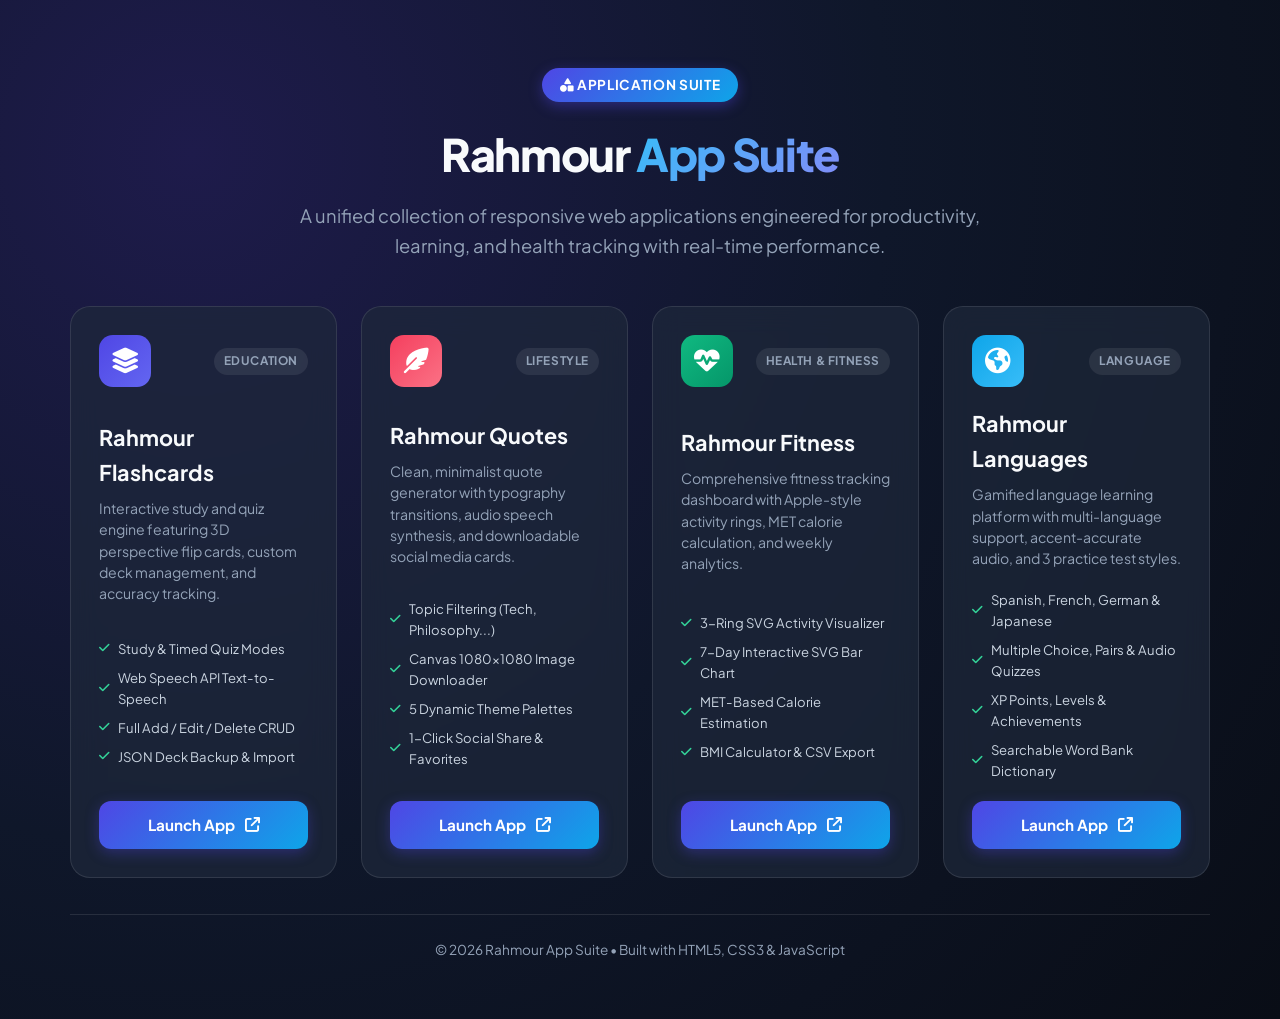
<file: index.html>
<!DOCTYPE html>
<html lang="en">
<head>
  <meta charset="UTF-8">
  <meta name="viewport" content="width=device-width, initial-scale=1.0">
  <title>Rahmour App Suite | Modern Web Applications</title>
  <link rel="preconnect" href="https://fonts.googleapis.com">
  <link rel="preconnect" href="https://fonts.gstatic.com" crossorigin>
  <link href="https://fonts.googleapis.com/css2?family=Plus+Jakarta+Sans:wght@400;500;600;700;800&family=JetBrains+Mono:wght@500;700&display=swap" rel="stylesheet">
  <link rel="stylesheet" href="https://cdnjs.cloudflare.com/ajax/libs/font-awesome/6.4.0/css/all.min.css">
  <style>
    :root {
      --primary: #4f46e5;
      --secondary: #0ea5e9;
      --success: #10b981;
      --bg-dark: #090d16;
      --bg-card: rgba(30, 41, 59, 0.7);
      --border: rgba(255, 255, 255, 0.1);
      --text-main: #f8fafc;
      --text-muted: #94a3b8;
    }
    * { box-sizing: border-box; margin: 0; padding: 0; }
    body {
      font-family: 'Plus Jakarta Sans', system-ui, sans-serif;
      background: radial-gradient(circle at 15% 15%, #1e1b4b 0%, #0f172a 50%, #090d16 100%);
      color: var(--text-main);
      min-height: 100vh;
      padding: 48px 20px;
      line-height: 1.6;
    }
    .container {
      max-width: 1140px;
      margin: 0 auto;
      display: flex;
      flex-direction: column;
      gap: 36px;
    }
    .hero {
      text-align: center;
      padding: 20px 10px 10px;
    }
    .badge-suite {
      background: linear-gradient(135deg, #4f46e5, #0ea5e9);
      color: #fff;
      padding: 6px 18px;
      border-radius: 999px;
      font-size: 0.85rem;
      font-weight: 700;
      letter-spacing: 0.05em;
      text-transform: uppercase;
      display: inline-block;
      margin-bottom: 16px;
      box-shadow: 0 4px 14px rgba(79, 70, 229, 0.4);
    }
    .hero h1 {
      font-size: 2.8rem;
      font-weight: 800;
      letter-spacing: -0.03em;
      margin-bottom: 12px;
    }
    .hero h1 span {
      background: linear-gradient(135deg, #38bdf8, #818cf8);
      -webkit-background-clip: text;
      -webkit-text-fill-color: transparent;
    }
    .hero p {
      color: var(--text-muted);
      font-size: 1.15rem;
      max-width: 720px;
      margin: 0 auto;
    }

    /* Projects Grid */
    .projects-grid {
      display: grid;
      grid-template-columns: repeat(auto-fit, minmax(260px, 1fr));
      gap: 24px;
    }
    .project-card {
      background: var(--bg-card);
      backdrop-filter: blur(14px);
      -webkit-backdrop-filter: blur(14px);
      border: 1px solid var(--border);
      border-radius: 20px;
      padding: 28px;
      display: flex;
      flex-direction: column;
      justify-content: space-between;
      gap: 20px;
      transition: all 0.3s cubic-bezier(0.16, 1, 0.3, 1);
    }
    .project-card:hover {
      transform: translateY(-5px);
      border-color: rgba(255, 255, 255, 0.25);
      box-shadow: 0 16px 40px rgba(0, 0, 0, 0.5);
    }
    .card-top {
      display: flex;
      justify-content: space-between;
      align-items: center;
    }
    .project-icon {
      width: 52px;
      height: 52px;
      border-radius: 14px;
      display: flex;
      align-items: center;
      justify-content: center;
      font-size: 1.6rem;
      color: #fff;
    }
    .icon-p1 { background: linear-gradient(135deg, #4f46e5, #6366f1); }
    .icon-p2 { background: linear-gradient(135deg, #f43f5e, #fb7185); }
    .icon-p3 { background: linear-gradient(135deg, #10b981, #059669); }
    .icon-p4 { background: linear-gradient(135deg, #0ea5e9, #38bdf8); }

    .category-tag {
      font-size: 0.74rem;
      font-weight: 700;
      text-transform: uppercase;
      letter-spacing: 0.05em;
      padding: 4px 10px;
      border-radius: 999px;
      background: rgba(255, 255, 255, 0.08);
      color: var(--text-muted);
    }

    .project-info h3 {
      font-size: 1.35rem;
      font-weight: 700;
      margin-bottom: 8px;
    }
    .project-info p {
      font-size: 0.88rem;
      color: var(--text-muted);
      line-height: 1.5;
    }

    .features-list {
      list-style: none;
      display: flex;
      flex-direction: column;
      gap: 8px;
    }
    .features-list li {
      font-size: 0.82rem;
      color: #cbd5e1;
      display: flex;
      align-items: center;
      gap: 8px;
    }
    .features-list li i {
      color: #34d399;
      font-size: 0.75rem;
    }

    .btn-launch {
      display: inline-flex;
      align-items: center;
      justify-content: center;
      gap: 10px;
      background: linear-gradient(135deg, #4f46e5, #0ea5e9);
      color: #fff;
      text-decoration: none;
      font-size: 0.95rem;
      font-weight: 700;
      padding: 12px 20px;
      border-radius: 12px;
      transition: all 0.2s ease;
      box-shadow: 0 4px 14px rgba(79, 70, 229, 0.35);
    }
    .btn-launch:hover {
      transform: translateY(-2px);
      box-shadow: 0 8px 22px rgba(79, 70, 229, 0.5);
    }

    footer {
      text-align: center;
      padding: 24px 0 10px;
      font-size: 0.85rem;
      color: var(--text-muted);
      border-top: 1px solid var(--border);
    }
  </style>
</head>
<body>
  <div class="container">
    <!-- Hero -->
    <header class="hero">
      <span class="badge-suite"><i class="fa-solid fa-shapes"></i> Application Suite</span>
      <h1>Rahmour <span>App Suite</span></h1>
      <p>A unified collection of responsive web applications engineered for productivity, learning, and health tracking with real-time performance.</p>
    </header>

    <!-- Projects Grid -->
    <div class="projects-grid">
      <!-- APP 1 -->
      <div class="project-card">
        <div class="card-top">
          <div class="project-icon icon-p1"><i class="fa-solid fa-layer-group"></i></div>
          <span class="category-tag">Education</span>
        </div>
        <div class="project-info">
          <h3>Rahmour Flashcards</h3>
          <p>Interactive study and quiz engine featuring 3D perspective flip cards, custom deck management, and accuracy tracking.</p>
        </div>
        <ul class="features-list">
          <li><i class="fa-solid fa-check"></i> Study & Timed Quiz Modes</li>
          <li><i class="fa-solid fa-check"></i> Web Speech API Text-to-Speech</li>
          <li><i class="fa-solid fa-check"></i> Full Add / Edit / Delete CRUD</li>
          <li><i class="fa-solid fa-check"></i> JSON Deck Backup & Import</li>
        </ul>
        <a href="CodeAlpha_FlashcardQuizApp/index.html" class="btn-launch">
          Launch App <i class="fa-solid fa-arrow-up-right-from-square"></i>
        </a>
      </div>

      <!-- APP 2 -->
      <div class="project-card">
        <div class="card-top">
          <div class="project-icon icon-p2"><i class="fa-solid fa-feather-pointed"></i></div>
          <span class="category-tag">Lifestyle</span>
        </div>
        <div class="project-info">
          <h3>Rahmour Quotes</h3>
          <p>Clean, minimalist quote generator with typography transitions, audio speech synthesis, and downloadable social media cards.</p>
        </div>
        <ul class="features-list">
          <li><i class="fa-solid fa-check"></i> Topic Filtering (Tech, Philosophy...)</li>
          <li><i class="fa-solid fa-check"></i> Canvas 1080x1080 Image Downloader</li>
          <li><i class="fa-solid fa-check"></i> 5 Dynamic Theme Palettes</li>
          <li><i class="fa-solid fa-check"></i> 1-Click Social Share & Favorites</li>
        </ul>
        <a href="CodeAlpha_RandomQuoteGenerator/index.html" class="btn-launch">
          Launch App <i class="fa-solid fa-arrow-up-right-from-square"></i>
        </a>
      </div>

      <!-- APP 3 -->
      <div class="project-card">
        <div class="card-top">
          <div class="project-icon icon-p3"><i class="fa-solid fa-heart-pulse"></i></div>
          <span class="category-tag">Health & Fitness</span>
        </div>
        <div class="project-info">
          <h3>Rahmour Fitness</h3>
          <p>Comprehensive fitness tracking dashboard with Apple-style activity rings, MET calorie calculation, and weekly analytics.</p>
        </div>
        <ul class="features-list">
          <li><i class="fa-solid fa-check"></i> 3-Ring SVG Activity Visualizer</li>
          <li><i class="fa-solid fa-check"></i> 7-Day Interactive SVG Bar Chart</li>
          <li><i class="fa-solid fa-check"></i> MET-Based Calorie Estimation</li>
          <li><i class="fa-solid fa-check"></i> BMI Calculator & CSV Export</li>
        </ul>
        <a href="CodeAlpha_FitnessTrackerApp/index.html" class="btn-launch">
          Launch App <i class="fa-solid fa-arrow-up-right-from-square"></i>
        </a>
      </div>

      <!-- APP 4 -->
      <div class="project-card">
        <div class="card-top">
          <div class="project-icon icon-p4"><i class="fa-solid fa-earth-americas"></i></div>
          <span class="category-tag">Language</span>
        </div>
        <div class="project-info">
          <h3>Rahmour Languages</h3>
          <p>Gamified language learning platform with multi-language support, accent-accurate audio, and 3 practice test styles.</p>
        </div>
        <ul class="features-list">
          <li><i class="fa-solid fa-check"></i> Spanish, French, German & Japanese</li>
          <li><i class="fa-solid fa-check"></i> Multiple Choice, Pairs & Audio Quizzes</li>
          <li><i class="fa-solid fa-check"></i> XP Points, Levels & Achievements</li>
          <li><i class="fa-solid fa-check"></i> Searchable Word Bank Dictionary</li>
        </ul>
        <a href="CodeAlpha_LanguageLearningApp/index.html" class="btn-launch">
          Launch App <i class="fa-solid fa-arrow-up-right-from-square"></i>
        </a>
      </div>
    </div>

    <footer>
      <p>&copy; 2026 Rahmour App Suite &bull; Built with HTML5, CSS3 & JavaScript</p>
    </footer>
  </div>
</body>
</html>
</file>
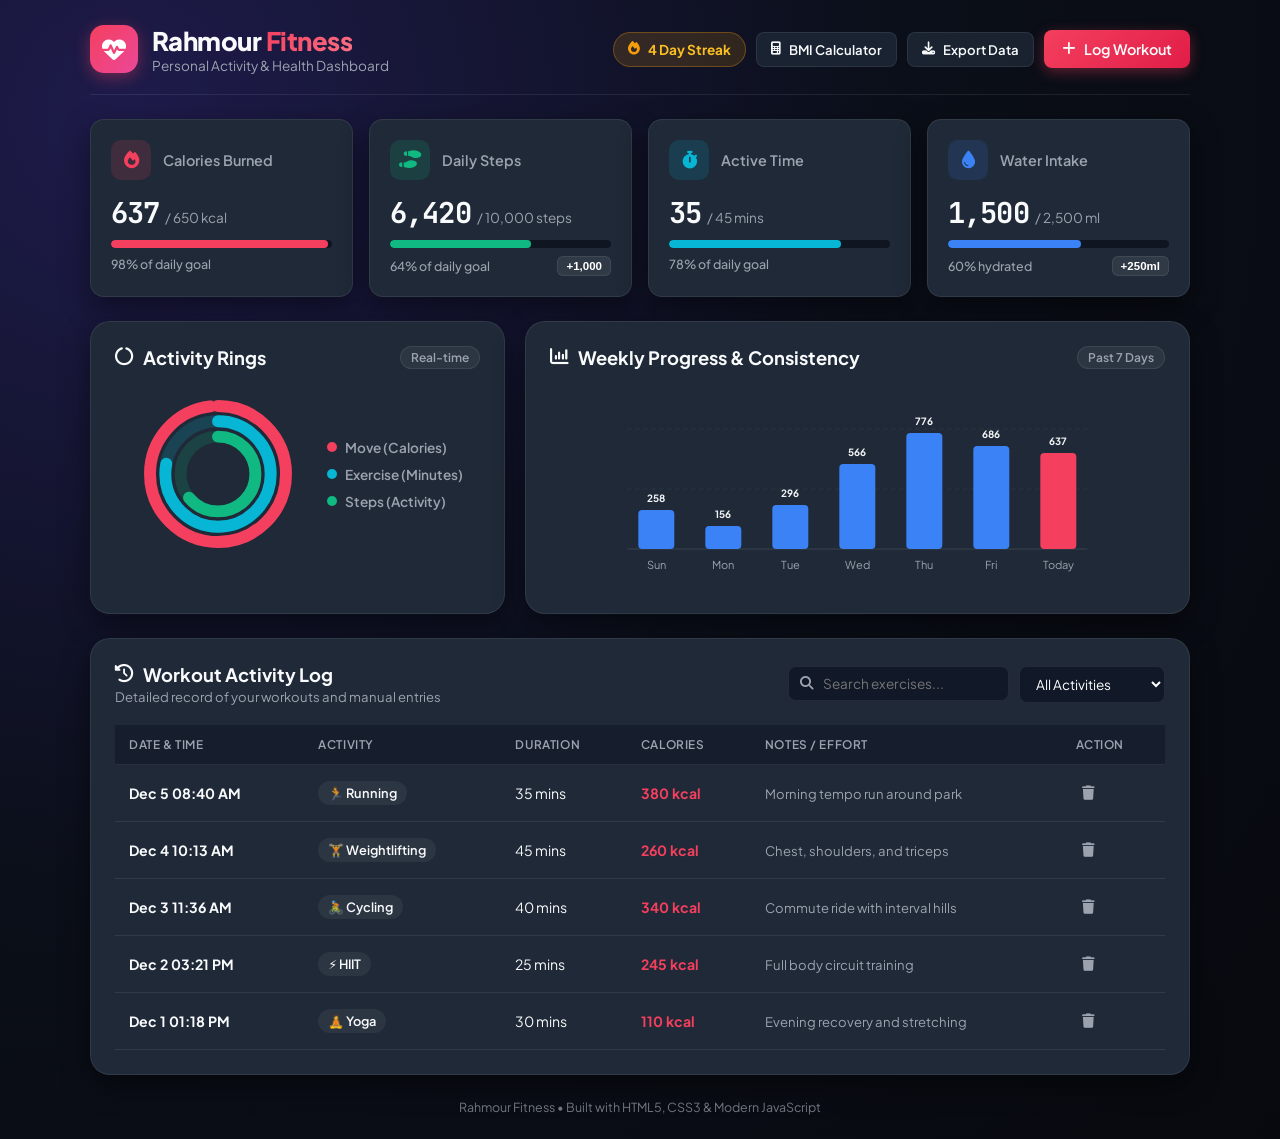
<file: CodeAlpha_FitnessTrackerApp/index.html>
<!DOCTYPE html>
<html lang="en">
<head>
  <meta charset="UTF-8">
  <meta name="viewport" content="width=device-width, initial-scale=1.0">
  <title>Rahmour Fitness | Activity & Health Dashboard</title>
  <link rel="preconnect" href="https://fonts.googleapis.com">
  <link rel="preconnect" href="https://fonts.gstatic.com" crossorigin>
  <link href="https://fonts.googleapis.com/css2?family=Plus+Jakarta+Sans:wght@400;500;600;700;800&family=JetBrains+Mono:wght@500;700&display=swap" rel="stylesheet">
  <link rel="stylesheet" href="https://cdnjs.cloudflare.com/ajax/libs/font-awesome/6.4.0/css/all.min.css">
  <link rel="stylesheet" href="style.css">
</head>
<body>
  <div class="app-layout">
    <!-- Header -->
    <header class="app-header">
      <div class="brand">
        <div class="brand-badge"><i class="fa-solid fa-heart-pulse"></i></div>
        <div>
          <h1>Rahmour <span class="highlight">Fitness</span></h1>
          <p class="subtitle">Personal Activity & Health Dashboard</p>
        </div>
      </div>

      <div class="header-right">
        <div class="streak-pill" title="Daily workout streak">
          <i class="fa-solid fa-fire text-amber"></i>
          <span><strong id="streakCount">4</strong> Day Streak</span>
        </div>

        <button id="openBmiBtn" class="btn btn-secondary btn-sm" title="Calculate BMI & Health Target">
          <i class="fa-solid fa-calculator"></i> BMI Calculator
        </button>

        <button id="exportDataBtn" class="btn btn-secondary btn-sm" title="Export Health Data">
          <i class="fa-solid fa-download"></i> Export Data
        </button>

        <button id="openLogModalBtn" class="btn btn-primary" title="Log New Workout">
          <i class="fa-solid fa-plus"></i> Log Workout
        </button>
      </div>
    </header>

    <!-- Key Metrics Grid -->
    <section class="metrics-grid">
      <!-- Calories Card -->
      <div class="metric-card card-calories">
        <div class="metric-header">
          <div class="metric-icon-wrap icon-calories"><i class="fa-solid fa-fire"></i></div>
          <span class="metric-title">Calories Burned</span>
        </div>
        <div class="metric-body">
          <div class="metric-main">
            <span class="metric-value" id="valCalories">0</span>
            <span class="metric-unit">/ <span id="goalCalories">650</span> kcal</span>
          </div>
          <div class="progress-wrap">
            <div class="progress-fill fill-calories" id="barCalories" style="width: 0%;"></div>
          </div>
          <span class="metric-percent" id="pctCalories">0% of daily goal</span>
        </div>
      </div>

      <!-- Steps Card -->
      <div class="metric-card card-steps">
        <div class="metric-header">
          <div class="metric-icon-wrap icon-steps"><i class="fa-solid fa-shoe-prints"></i></div>
          <span class="metric-title">Daily Steps</span>
        </div>
        <div class="metric-body">
          <div class="metric-main">
            <span class="metric-value" id="valSteps">0</span>
            <span class="metric-unit">/ <span id="goalSteps">10,000</span> steps</span>
          </div>
          <div class="progress-wrap">
            <div class="progress-fill fill-steps" id="barSteps" style="width: 0%;"></div>
          </div>
          <div class="metric-sub-action">
            <span class="metric-percent" id="pctSteps">0% of daily goal</span>
            <button class="quick-step-btn" id="quickAddStepBtn" title="Quick log steps">+1,000</button>
          </div>
        </div>
      </div>

      <!-- Active Minutes Card -->
      <div class="metric-card card-time">
        <div class="metric-header">
          <div class="metric-icon-wrap icon-time"><i class="fa-solid fa-stopwatch"></i></div>
          <span class="metric-title">Active Time</span>
        </div>
        <div class="metric-body">
          <div class="metric-main">
            <span class="metric-value" id="valMinutes">0</span>
            <span class="metric-unit">/ <span id="goalMinutes">45</span> mins</span>
          </div>
          <div class="progress-wrap">
            <div class="progress-fill fill-time" id="barMinutes" style="width: 0%;"></div>
          </div>
          <span class="metric-percent" id="pctMinutes">0% of daily goal</span>
        </div>
      </div>

      <!-- Water Hydration Card -->
      <div class="metric-card card-water">
        <div class="metric-header">
          <div class="metric-icon-wrap icon-water"><i class="fa-solid fa-droplet"></i></div>
          <span class="metric-title">Water Intake</span>
        </div>
        <div class="metric-body">
          <div class="metric-main">
            <span class="metric-value" id="valWater">0</span>
            <span class="metric-unit">/ <span id="goalWater">2,500</span> ml</span>
          </div>
          <div class="progress-wrap">
            <div class="progress-fill fill-water" id="barWater" style="width: 0%;"></div>
          </div>
          <div class="metric-sub-action">
            <span class="metric-percent" id="pctWater">0% hydrated</span>
            <button class="quick-step-btn btn-water" id="quickAddWaterBtn" title="Add 250ml glass of water">+250ml</button>
          </div>
        </div>
      </div>
    </section>

    <!-- Visual Charts & Activity Rings Section -->
    <section class="visuals-section">
      <!-- Activity Rings Visualizer -->
      <div class="panel-box rings-panel">
        <div class="panel-header">
          <h3><i class="fa-solid fa-circle-notch"></i> Activity Rings</h3>
          <span class="badge-tag">Real-time</span>
        </div>
        <div class="rings-container">
          <svg class="rings-svg" viewBox="0 0 200 200">
            <!-- Calorie Ring (Outer) -->
            <circle cx="100" cy="100" r="80" class="ring-bg ring-bg-cal"></circle>
            <circle cx="100" cy="100" r="80" class="ring-progress ring-cal" id="svgRingCalories" stroke-dasharray="502.65" stroke-dashoffset="502.65"></circle>

            <!-- Exercise Ring (Middle) -->
            <circle cx="100" cy="100" r="62" class="ring-bg ring-bg-ex"></circle>
            <circle cx="100" cy="100" r="62" class="ring-progress ring-ex" id="svgRingTime" stroke-dasharray="389.55" stroke-dashoffset="389.55"></circle>

            <!-- Steps Ring (Inner) -->
            <circle cx="100" cy="100" r="44" class="ring-bg ring-bg-step"></circle>
            <circle cx="100" cy="100" r="44" class="ring-progress ring-step" id="svgRingSteps" stroke-dasharray="276.46" stroke-dashoffset="276.46"></circle>
          </svg>

          <div class="rings-legend">
            <div class="legend-item"><span class="legend-dot dot-cal"></span> Move (Calories)</div>
            <div class="legend-item"><span class="legend-dot dot-ex"></span> Exercise (Minutes)</div>
            <div class="legend-item"><span class="legend-dot dot-step"></span> Steps (Activity)</div>
          </div>
        </div>
      </div>

      <!-- Weekly Progress SVG Bar Chart -->
      <div class="panel-box chart-panel">
        <div class="panel-header">
          <h3><i class="fa-solid fa-chart-column"></i> Weekly Progress & Consistency</h3>
          <span class="badge-tag">Past 7 Days</span>
        </div>
        <div class="chart-wrapper">
          <svg class="weekly-svg-chart" id="weeklyChartSvg" viewBox="0 0 500 200">
            <!-- Rendered dynamically with bars, axes, and calorie tooltips -->
          </svg>
        </div>
      </div>
    </section>

    <!-- Workout History & Log Table -->
    <section class="panel-box table-section">
      <div class="panel-header flex-header">
        <div>
          <h3><i class="fa-solid fa-clock-rotate-left"></i> Workout Activity Log</h3>
          <p class="panel-subtitle">Detailed record of your workouts and manual entries</p>
        </div>

        <div class="table-filters">
          <div class="search-input-wrap">
            <i class="fa-solid fa-magnifying-glass"></i>
            <input type="text" id="filterSearch" placeholder="Search exercises...">
          </div>
          <select id="filterType" class="select-filter">
            <option value="all">All Activities</option>
            <option value="Running">🏃 Running</option>
            <option value="Cycling">🚴 Cycling</option>
            <option value="Weightlifting">🏋️ Weightlifting</option>
            <option value="HIIT">⚡ HIIT</option>
            <option value="Swimming">🏊 Swimming</option>
            <option value="Yoga">🧘 Yoga</option>
            <option value="Walking">🚶 Walking</option>
            <option value="Other">✨ Other</option>
          </select>
        </div>
      </div>

      <div class="table-responsive">
        <table class="data-table">
          <thead>
            <tr>
              <th>Date & Time</th>
              <th>Activity</th>
              <th>Duration</th>
              <th>Calories</th>
              <th>Notes / Effort</th>
              <th>Action</th>
            </tr>
          </thead>
          <tbody id="activityLogTbody">
            <!-- Dynamically populated -->
          </tbody>
        </table>
      </div>
    </section>

    <!-- Modal: Log Workout Form -->
    <div id="logModal" class="modal-overlay hidden">
      <div class="modal-card">
        <div class="modal-header">
          <h2><i class="fa-solid fa-dumbbell highlight"></i> Log Workout Activity</h2>
          <button class="modal-close" onclick="closeLogModal()">&times;</button>
        </div>
        <form id="workoutForm">
          <div class="form-row">
            <div class="form-group flex-1">
              <label for="workoutTypeSelect">Activity Type *</label>
              <select id="workoutTypeSelect" class="form-control" required>
                <option value="Running" data-met="9.8">🏃 Running (Outdoor/Treadmill)</option>
                <option value="Cycling" data-met="7.5">🚴 Cycling (Road/Stationary)</option>
                <option value="Weightlifting" data-met="5.0">🏋️ Weightlifting / Gym</option>
                <option value="HIIT" data-met="8.5">⚡ HIIT & Circuit Training</option>
                <option value="Swimming" data-met="8.0">🏊 Swimming</option>
                <option value="Yoga" data-met="3.0">🧘 Yoga & Stretching</option>
                <option value="Walking" data-met="3.8">🚶 Brisk Walking</option>
                <option value="Other" data-met="4.5">✨ Other Activity</option>
              </select>
            </div>
            <div class="form-group flex-1">
              <label for="workoutDuration">Duration (Minutes) *</label>
              <input type="number" id="workoutDuration" class="form-control" min="1" max="600" placeholder="e.g. 45" required>
            </div>
          </div>

          <div class="form-row">
            <div class="form-group flex-1">
              <label for="workoutCalories">Calories Burned (kcal) *</label>
              <input type="number" id="workoutCalories" class="form-control" min="0" placeholder="Auto-calculated or enter manually" required>
            </div>
            <div class="form-group flex-1">
              <label for="workoutDate">Date & Time *</label>
              <input type="datetime-local" id="workoutDate" class="form-control" required>
            </div>
          </div>

          <div class="form-group">
            <label for="workoutNotes">Notes / Perceived Effort</label>
            <input type="text" id="workoutNotes" class="form-control" placeholder="e.g. Upper body focus, personal record on bench press">
          </div>

          <div class="modal-actions">
            <button type="button" class="btn btn-secondary" onclick="closeLogModal()">Cancel</button>
            <button type="submit" class="btn btn-primary"><i class="fa-solid fa-check"></i> Save Workout</button>
          </div>
        </form>
      </div>
    </div>

    <!-- Modal: Log Steps Manually -->
    <div id="stepModal" class="modal-overlay hidden">
      <div class="modal-card modal-sm">
        <div class="modal-header">
          <h2><i class="fa-solid fa-shoe-prints highlight"></i> Quick Log Steps</h2>
          <button class="modal-close" onclick="closeStepModal()">&times;</button>
        </div>
        <form id="stepForm">
          <div class="form-group">
            <label for="additionalStepsInput">Add Steps to Today's Count</label>
            <input type="number" id="additionalStepsInput" class="form-control" min="1" max="100000" placeholder="e.g. 2500" required>
          </div>
          <div class="quick-step-pills">
            <button type="button" class="pill-btn" onclick="setStepInput(1000)">+1,000</button>
            <button type="button" class="pill-btn" onclick="setStepInput(2500)">+2,500</button>
            <button type="button" class="pill-btn" onclick="setStepInput(5000)">+5,000</button>
          </div>
          <div class="modal-actions">
            <button type="button" class="btn btn-secondary" onclick="closeStepModal()">Cancel</button>
            <button type="submit" class="btn btn-primary">Add Steps</button>
          </div>
        </form>
      </div>
    </div>

    <!-- Modal: BMI Calculator -->
    <div id="bmiModal" class="modal-overlay hidden">
      <div class="modal-card">
        <div class="modal-header">
          <h2><i class="fa-solid fa-calculator highlight"></i> BMI Calculator</h2>
          <button class="modal-close" onclick="closeBmiModal()">&times;</button>
        </div>
        <form id="bmiForm">
          <div class="form-row">
            <div class="form-group flex-1">
              <label for="bmiWeight">Weight (kg) *</label>
              <input type="number" id="bmiWeight" class="form-control" step="0.1" min="30" max="300" placeholder="70" required>
            </div>
            <div class="form-group flex-1">
              <label for="bmiHeight">Height (cm) *</label>
              <input type="number" id="bmiHeight" class="form-control" min="100" max="250" placeholder="175" required>
            </div>
          </div>
          <button type="submit" class="btn btn-primary w-100">Calculate BMI</button>
        </form>

        <div id="bmiResultBox" class="bmi-result-box hidden">
          <div class="bmi-score-number" id="bmiScore">22.8</div>
          <div class="bmi-status-tag" id="bmiStatus">Normal Weight</div>
          <p class="bmi-advice" id="bmiAdvice">Healthy weight range. Keep active with 150+ minutes of weekly exercise.</p>
        </div>
      </div>
    </div>

    <!-- Toast Notification -->
    <div id="fitnessToast" class="toast hidden"></div>

    <footer class="app-footer">
      <p>Rahmour Fitness &bull; Built with HTML5, CSS3 & Modern JavaScript</p>
    </footer>
  </div>

  <script src="app.js"></script>
</body>
</html>
</file>
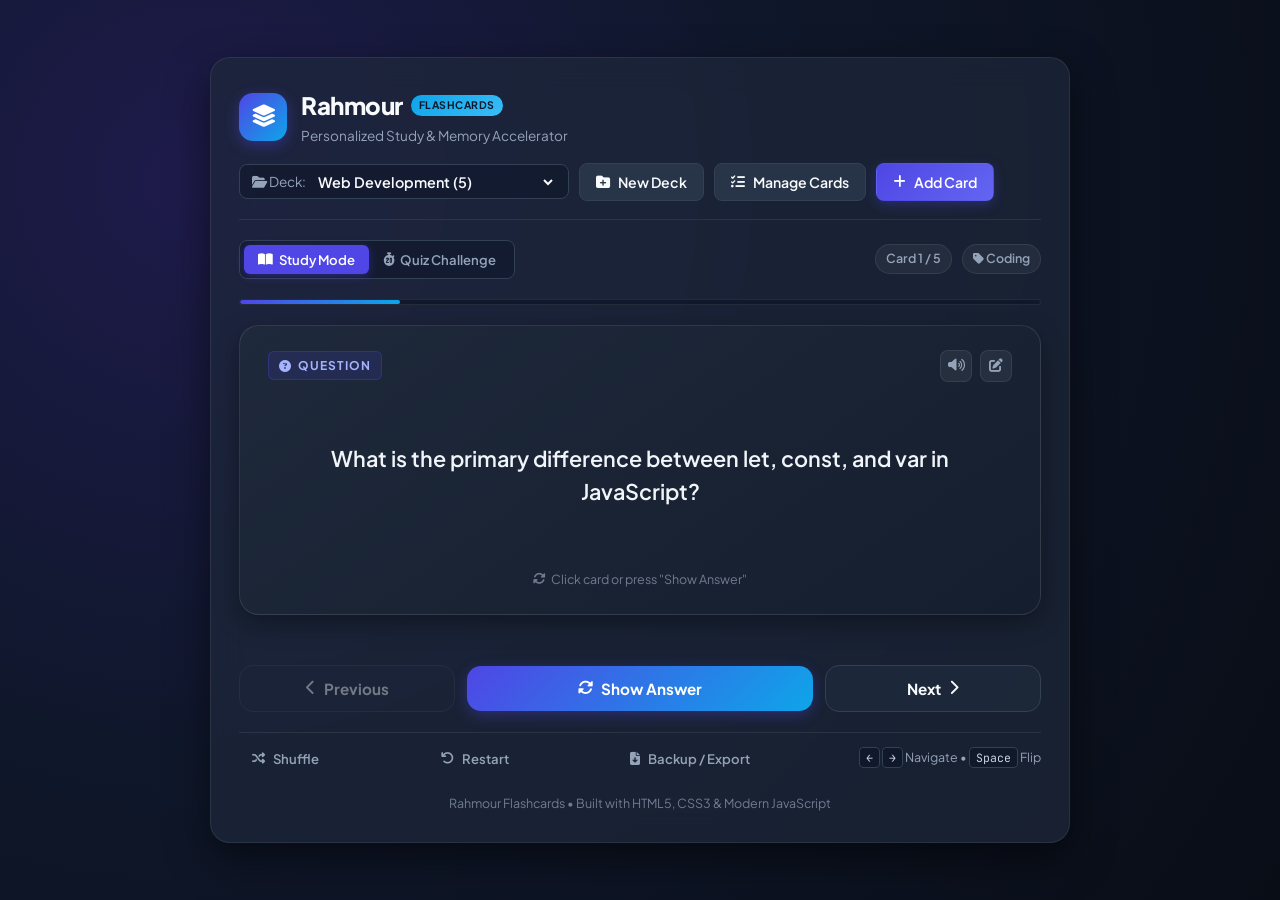
<file: CodeAlpha_FlashcardQuizApp/index.html>
<!DOCTYPE html>
<html lang="en">
<head>
  <meta charset="UTF-8">
  <meta name="viewport" content="width=device-width, initial-scale=1.0">
  <title>Rahmour Flashcards | Smart Study & Quiz</title>
  <link rel="preconnect" href="https://fonts.googleapis.com">
  <link rel="preconnect" href="https://fonts.gstatic.com" crossorigin>
  <link href="https://fonts.googleapis.com/css2?family=Plus+Jakarta+Sans:wght@400;500;600;700;800&family=JetBrains+Mono:wght@400;600&display=swap" rel="stylesheet">
  <link rel="stylesheet" href="https://cdnjs.cloudflare.com/ajax/libs/font-awesome/6.4.0/css/all.min.css">
  <link rel="stylesheet" href="style.css">
</head>
<body>
  <div class="app-wrapper">
    <!-- Header -->
    <header class="app-header">
      <div class="brand">
        <div class="logo-icon"><i class="fa-solid fa-layer-group"></i></div>
        <div>
          <h1>Rahmour <span class="badge">Flashcards</span></h1>
          <p class="subtitle">Personalized Study & Memory Accelerator</p>
        </div>
      </div>

      <div class="header-actions">
        <!-- Deck Selector -->
        <div class="deck-selector-wrap">
          <label for="deckSelect"><i class="fa-solid fa-folder-open"></i> Deck:</label>
          <select id="deckSelect" class="select-input"></select>
        </div>

        <button id="newDeckBtn" class="btn btn-secondary" title="Create New Deck">
          <i class="fa-solid fa-folder-plus"></i> New Deck
        </button>

        <button id="manageCardsBtn" class="btn btn-secondary" title="Manage & Edit Cards">
          <i class="fa-solid fa-list-check"></i> Manage Cards
        </button>

        <button id="addCardBtn" class="btn btn-primary" title="Add New Card">
          <i class="fa-solid fa-plus"></i> Add Card
        </button>
      </div>
    </header>

    <!-- Sub-bar: Modes & Controls -->
    <div class="sub-bar">
      <div class="mode-toggles">
        <button id="studyModeBtn" class="mode-btn active" data-mode="study">
          <i class="fa-solid fa-book-open"></i> Study Mode
        </button>
        <button id="quizModeBtn" class="mode-btn" data-mode="quiz">
          <i class="fa-solid fa-stopwatch-20"></i> Quiz Challenge
        </button>
      </div>

      <div class="deck-meta">
        <span class="meta-tag" id="cardCounter">Card 1 / 5</span>
        <span class="meta-tag" id="deckCategoryTag"><i class="fa-solid fa-tag"></i> Web Dev</span>
        <div id="quizTimer" class="quiz-timer hidden">
          <i class="fa-solid fa-clock"></i> <span id="timerDisplay">00:00</span>
        </div>
      </div>
    </div>

    <!-- Progress Bar -->
    <div class="progress-container">
      <div id="progressBar" class="progress-bar" style="width: 20%;"></div>
    </div>

    <!-- Main Flashcard Workspace -->
    <main class="flashcard-workspace">
      <!-- Empty State -->
      <div id="emptyDeckState" class="empty-state hidden">
        <i class="fa-regular fa-folder-open empty-icon"></i>
        <h3>This deck is empty</h3>
        <p>Create your first flashcard to start learning or choose a different deck.</p>
        <button class="btn btn-primary" onclick="openAddCardModal()">
          <i class="fa-solid fa-plus"></i> Create Flashcard
        </button>
      </div>

      <!-- Flashcard 3D Card Area -->
      <div id="cardStage" class="card-stage">
        <div class="flashcard-outer" id="flashcardElement" tabindex="0" role="button" aria-label="Flashcard. Click or press space to flip.">
          <div class="flashcard-inner">
            <!-- Front Face -->
            <div class="flashcard-face card-front">
              <div class="card-header-bar">
                <span class="face-badge front-badge"><i class="fa-solid fa-question-circle"></i> Question</span>
                <div class="card-tools">
                  <button class="tool-btn" id="ttsFrontBtn" title="Listen Question" aria-label="Listen Question">
                    <i class="fa-solid fa-volume-high"></i>
                  </button>
                  <button class="tool-btn" id="editCurrentCardBtn" title="Edit Card" aria-label="Edit Card">
                    <i class="fa-solid fa-pen-to-square"></i>
                  </button>
                </div>
              </div>
              <div class="card-content">
                <p id="cardQuestionText">Loading question...</p>
              </div>
              <div class="card-footer-bar">
                <span class="flip-hint"><i class="fa-solid fa-rotate"></i> Click card or press "Show Answer"</span>
              </div>
            </div>

            <!-- Back Face -->
            <div class="flashcard-face card-back">
              <div class="card-header-bar">
                <span class="face-badge back-badge"><i class="fa-solid fa-circle-check"></i> Answer</span>
                <div class="card-tools">
                  <button class="tool-btn" id="ttsBackBtn" title="Listen Answer" aria-label="Listen Answer">
                    <i class="fa-solid fa-volume-high"></i>
                  </button>
                  <button class="tool-btn" id="editCurrentCardBtnBack" title="Edit Card" aria-label="Edit Card">
                    <i class="fa-solid fa-pen-to-square"></i>
                  </button>
                </div>
              </div>
              <div class="card-content">
                <p id="cardAnswerText">Loading answer...</p>
              </div>
              <div class="card-footer-bar">
                <span class="flip-hint"><i class="fa-solid fa-rotate"></i> Click to flip back to question</span>
              </div>
            </div>
          </div>
        </div>

        <!-- Self-Assessment Buttons in Quiz Mode -->
        <div id="quizAssessmentBar" class="assessment-bar hidden">
          <button id="btnForgot" class="btn btn-outline-danger">
            <i class="fa-solid fa-xmark"></i> Need Practice
          </button>
          <button id="btnKnew" class="btn btn-outline-success">
            <i class="fa-solid fa-check"></i> Mastered!
          </button>
        </div>
      </div>

      <!-- Navigation & Controls -->
      <nav class="card-navigation">
        <button id="prevBtn" class="nav-btn" title="Previous Card (Left Arrow)">
          <i class="fa-solid fa-chevron-left"></i> Previous
        </button>

        <button id="flipBtn" class="nav-btn btn-flip" title="Show Answer / Flip (Spacebar)">
          <i class="fa-solid fa-rotate"></i> <span id="flipBtnText">Show Answer</span>
        </button>

        <button id="nextBtn" class="nav-btn" title="Next Card (Right Arrow)">
          Next <i class="fa-solid fa-chevron-right"></i>
        </button>
      </nav>

      <!-- Auxiliary Bar: Shuffle, Keyboard Shortcuts, Export -->
      <div class="aux-bar">
        <button id="shuffleBtn" class="btn btn-ghost" title="Shuffle Deck">
          <i class="fa-solid fa-shuffle"></i> Shuffle
        </button>
        <button id="resetDeckBtn" class="btn btn-ghost" title="Restart Deck">
          <i class="fa-solid fa-arrow-rotate-left"></i> Restart
        </button>
        <button id="exportImportBtn" class="btn btn-ghost" title="Export / Import Decks">
          <i class="fa-solid fa-file-arrow-down"></i> Backup / Export
        </button>
        <div class="kbd-shortcuts-tip">
          <span class="kbd">←</span> <span class="kbd">→</span> Navigate &bull; <span class="kbd">Space</span> Flip
        </div>
      </div>
    </main>

    <!-- Quiz Results Modal -->
    <div id="quizResultsModal" class="modal-overlay hidden">
      <div class="modal-card">
        <div class="modal-header">
          <h2><i class="fa-solid fa-trophy highlight-gold"></i> Quiz Complete!</h2>
          <button class="modal-close-btn" onclick="closeQuizModal()">&times;</button>
        </div>
        <div class="quiz-score-card">
          <div class="score-circle">
            <span id="quizScorePercentage">100%</span>
            <span class="score-label">Accuracy</span>
          </div>
          <div class="score-stats">
            <div class="stat-item">
              <span class="stat-number text-success" id="quizCorrectCount">0</span>
              <span class="stat-name">Mastered</span>
            </div>
            <div class="stat-item">
              <span class="stat-number text-danger" id="quizMissedCount">0</span>
              <span class="stat-name">Need Practice</span>
            </div>
            <div class="stat-item">
              <span class="stat-number" id="quizTimeTaken">0s</span>
              <span class="stat-name">Time</span>
            </div>
          </div>
        </div>
        <div class="modal-actions">
          <button class="btn btn-secondary" onclick="closeQuizModal()">Back to Study</button>
          <button class="btn btn-primary" onclick="restartQuiz()"><i class="fa-solid fa-arrow-rotate-left"></i> Retake Quiz</button>
        </div>
      </div>
    </div>

    <!-- Create Deck Modal -->
    <div id="newDeckModal" class="modal-overlay hidden">
      <div class="modal-card">
        <div class="modal-header">
          <h2><i class="fa-solid fa-folder-plus"></i> Create New Deck</h2>
          <button class="modal-close-btn" onclick="closeNewDeckModal()">&times;</button>
        </div>
        <form id="newDeckForm">
          <div class="form-group">
            <label for="newDeckNameInput">Deck Name *</label>
            <input type="text" id="newDeckNameInput" class="form-control" placeholder="e.g. Machine Learning Basics" required>
          </div>
          <div class="form-group">
            <label for="newDeckCategoryInput">Category / Subject *</label>
            <input type="text" id="newDeckCategoryInput" class="form-control" placeholder="e.g. AI / Technology" required>
          </div>
          <div class="modal-actions">
            <button type="button" class="btn btn-secondary" onclick="closeNewDeckModal()">Cancel</button>
            <button type="submit" class="btn btn-primary">Create Deck</button>
          </div>
        </form>
      </div>
    </div>

    <!-- Add/Edit Card Modal -->
    <div id="cardModal" class="modal-overlay hidden">
      <div class="modal-card">
        <div class="modal-header">
          <h2 id="cardModalTitle">Add New Flashcard</h2>
          <button class="modal-close-btn" onclick="closeCardModal()">&times;</button>
        </div>
        <form id="cardForm">
          <input type="hidden" id="editCardId">
          <div class="form-group">
            <label for="cardQuestionInput">Question / Prompt *</label>
            <textarea id="cardQuestionInput" rows="3" class="form-control" placeholder="Enter question..." required></textarea>
          </div>
          <div class="form-group">
            <label for="cardAnswerInput">Answer / Explanation *</label>
            <textarea id="cardAnswerInput" rows="4" class="form-control" placeholder="Enter answer or explanation..." required></textarea>
          </div>
          <div class="modal-actions">
            <button type="button" class="btn btn-secondary" onclick="closeCardModal()">Cancel</button>
            <button type="submit" class="btn btn-primary" id="saveCardBtn">Save Flashcard</button>
          </div>
        </form>
      </div>
    </div>

    <!-- Manage Cards / Deck Modal -->
    <div id="manageModal" class="modal-overlay hidden">
      <div class="modal-card modal-large">
        <div class="modal-header">
          <h2><i class="fa-solid fa-sliders"></i> Manage Cards in Current Deck</h2>
          <button class="modal-close-btn" onclick="closeManageModal()">&times;</button>
        </div>
        <div class="manage-toolbar">
          <div class="search-input-wrap">
            <i class="fa-solid fa-magnifying-glass"></i>
            <input type="text" id="cardSearchInput" placeholder="Search questions or answers...">
          </div>
          <button class="btn btn-primary btn-sm" onclick="openAddCardModal()">
            <i class="fa-solid fa-plus"></i> Add Card
          </button>
          <button class="btn btn-outline-danger btn-sm" id="deleteDeckBtn">
            <i class="fa-solid fa-trash"></i> Delete Deck
          </button>
        </div>
        <div class="manage-list-container" id="manageCardsList">
          <!-- Populated dynamically -->
        </div>
      </div>
    </div>

    <!-- Export / Import Modal -->
    <div id="exportModal" class="modal-overlay hidden">
      <div class="modal-card">
        <div class="modal-header">
          <h2><i class="fa-solid fa-file-export"></i> Backup & Transfer Decks</h2>
          <button class="modal-close-btn" onclick="closeExportModal()">&times;</button>
        </div>
        <div class="export-body">
          <p>Export your current flashcards to a JSON file or import a deck file from another device.</p>
          <div class="export-actions">
            <button class="btn btn-primary" id="downloadBackupBtn">
              <i class="fa-solid fa-download"></i> Download All Decks (JSON)
            </button>
          </div>
          <hr class="divider">
          <h4>Import Flashcards</h4>
          <input type="file" id="importFileInput" accept=".json" class="file-input">
        </div>
      </div>
    </div>

    <!-- Toast Notification -->
    <div id="toastNotification" class="toast hidden"></div>

    <footer class="app-footer">
      <p>Rahmour Flashcards &bull; Built with HTML5, CSS3 & Modern JavaScript</p>
    </footer>
  </div>

  <script src="app.js"></script>
</body>
</html>
</file>
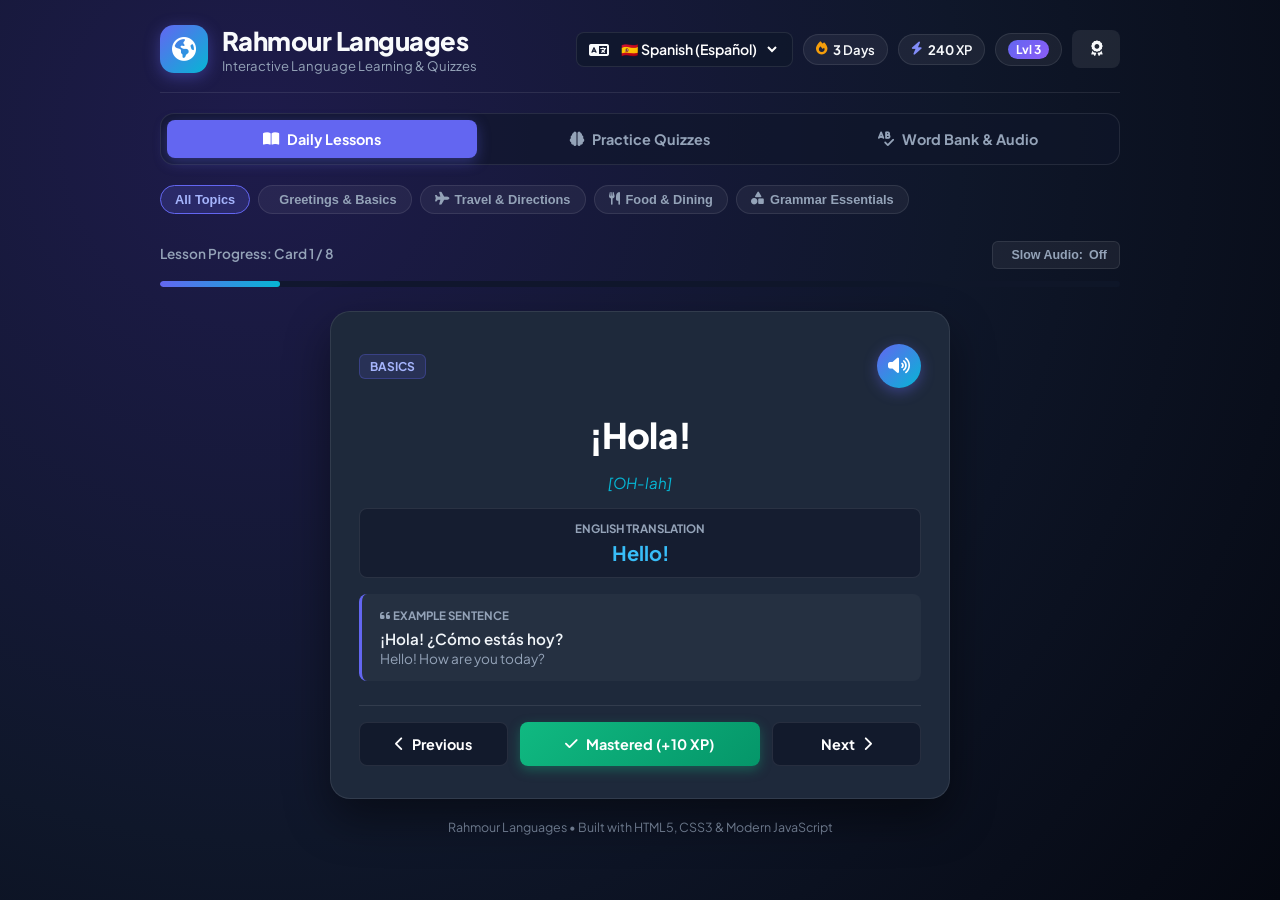
<file: CodeAlpha_LanguageLearningApp/index.html>
<!DOCTYPE html>
<html lang="en">
<head>
  <meta charset="UTF-8">
  <meta name="viewport" content="width=device-width, initial-scale=1.0">
  <title>Rahmour Languages | Interactive Learning & Quizzes</title>
  <link rel="preconnect" href="https://fonts.googleapis.com">
  <link rel="preconnect" href="https://fonts.gstatic.com" crossorigin>
  <link href="https://fonts.googleapis.com/css2?family=Plus+Jakarta+Sans:wght@400;500;600;700;800&family=Noto+Sans+JP:wght@500;700&display=swap" rel="stylesheet">
  <link rel="stylesheet" href="https://cdnjs.cloudflare.com/ajax/libs/font-awesome/6.4.0/css/all.min.css">
  <link rel="stylesheet" href="style.css">
</head>
<body>
  <div class="app-layout">
    <!-- Header -->
    <header class="app-header">
      <div class="brand">
        <div class="brand-logo"><i class="fa-solid fa-earth-americas"></i></div>
        <div>
          <h1>Rahmour Languages</h1>
          <p class="subtitle">Interactive Language Learning & Quizzes</p>
        </div>
      </div>

      <div class="header-stats">
        <!-- Language Selector -->
        <div class="lang-selector-wrap">
          <label for="langSelect"><i class="fa-solid fa-language"></i></label>
          <select id="langSelect" class="lang-select">
            <option value="es">🇪🇸 Spanish (Español)</option>
            <option value="fr">🇫🇷 French (Français)</option>
            <option value="de">🇩🇪 German (Deutsch)</option>
            <option value="ja">🇯🇵 Japanese (日本語)</option>
          </select>
        </div>

        <!-- Gamification Metrics -->
        <div class="stat-pill" title="Daily Streak">
          <i class="fa-solid fa-fire text-amber"></i>
          <span><strong id="streakDisplay">3</strong> Days</span>
        </div>

        <div class="stat-pill" title="Experience Points">
          <i class="fa-solid fa-bolt text-indigo"></i>
          <span><strong id="xpDisplay">240</strong> XP</span>
        </div>

        <div class="stat-pill level-pill" title="Current Level">
          <span class="level-badge" id="levelDisplay">Lvl 2</span>
        </div>

        <button id="achievementsBtn" class="btn btn-icon" title="View Badges & Achievements">
          <i class="fa-solid fa-award"></i>
        </button>
      </div>
    </header>

    <!-- Navigation Tabs -->
    <nav class="nav-tabs">
      <button class="nav-tab active" data-tab="lessons">
        <i class="fa-solid fa-book-open"></i> Daily Lessons
      </button>
      <button class="nav-tab" data-tab="quizzes">
        <i class="fa-solid fa-brain"></i> Practice Quizzes
      </button>
      <button class="nav-tab" data-tab="dictionary">
        <i class="fa-solid fa-spell-check"></i> Word Bank & Audio
      </button>
    </nav>

    <!-- Category Selector Filter -->
    <div class="category-bar" id="categoryBar">
      <button class="cat-pill active" data-cat="all">All Topics</button>
      <button class="cat-pill" data-cat="basics"><i class="fa-solid fa-hand-wave"></i> Greetings & Basics</button>
      <button class="cat-pill" data-cat="travel"><i class="fa-solid fa-plane"></i> Travel & Directions</button>
      <button class="cat-pill" data-cat="food"><i class="fa-solid fa-utensils"></i> Food & Dining</button>
      <button class="cat-pill" data-cat="grammar"><i class="fa-solid fa-shapes"></i> Grammar Essentials</button>
    </div>

    <!-- MAIN VIEW CONTAINER -->
    <main class="main-content">
      <!-- TAB 1: DAILY LESSONS (FLASHCARDS) -->
      <section id="tabLessons" class="tab-panel active">
        <div class="lesson-header">
          <div class="lesson-progress-text">
            Lesson Progress: <span id="lessonCounter">Card 1 / 8</span>
          </div>
          <div class="lesson-tools">
            <button class="tool-btn" id="slowAudioBtn" title="Toggle Slow Pronunciation Speed">
              <i class="fa-solid fa-turtle"></i> Slow Audio: <span id="slowAudioStatus">Off</span>
            </button>
          </div>
        </div>

        <div class="lesson-progress-bar-wrap">
          <div id="lessonProgressBar" class="lesson-progress-fill" style="width: 12.5%;"></div>
        </div>

        <!-- Interactive Study Card -->
        <div class="study-card-outer">
          <div class="study-card">
            <div class="study-card-top">
              <span class="category-chip" id="cardCategory">Greetings</span>
              <button class="btn-audio-circle" id="cardSpeakBtn" title="Listen Pronunciation">
                <i class="fa-solid fa-volume-high"></i>
              </button>
            </div>

            <div class="study-card-body">
              <h2 class="target-word" id="cardTargetWord">¡Hola!</h2>
              <p class="phonetic-text" id="cardPhonetic">[OH-lah]</p>

              <div class="translation-box">
                <span class="translation-label">English Translation</span>
                <p class="english-translation" id="cardTranslation">Hello!</p>
              </div>

              <div class="example-box">
                <span class="example-label"><i class="fa-solid fa-quote-left"></i> Example Sentence</span>
                <p class="target-sentence" id="cardTargetSentence">¡Hola! ¿Cómo estás hoy?</p>
                <p class="english-sentence" id="cardEnglishSentence">Hello! How are you today?</p>
              </div>
            </div>

            <!-- Card Navigation -->
            <div class="study-card-nav">
              <button id="lessonPrevBtn" class="nav-control-btn">
                <i class="fa-solid fa-chevron-left"></i> Previous
              </button>

              <button id="lessonMarkLearnedBtn" class="nav-control-btn btn-learned">
                <i class="fa-solid fa-check"></i> Mastered (+10 XP)
              </button>

              <button id="lessonNextBtn" class="nav-control-btn">
                Next <i class="fa-solid fa-chevron-right"></i>
              </button>
            </div>
          </div>
        </div>
      </section>

      <!-- TAB 2: PRACTICE QUIZZES -->
      <section id="tabQuizzes" class="tab-panel">
        <div class="quiz-selector-bar">
          <button class="quiz-type-btn active" data-quiz="mcq">
            <i class="fa-solid fa-list-ol"></i> Multiple Choice
          </button>
          <button class="quiz-type-btn" data-quiz="matching">
            <i class="fa-solid fa-arrows-split-up-and-left"></i> Word Match
          </button>
          <button class="quiz-type-btn" data-quiz="listening">
            <i class="fa-solid fa-headphones"></i> Audio Listening
          </button>
        </div>

        <!-- Quiz Container: MCQ -->
        <div id="quizMcqContainer" class="quiz-box">
          <div class="quiz-status-row">
            <span class="quiz-question-num" id="mcqProgress">Question 1 / 5</span>
            <span class="quiz-score-badge">Score: <strong id="mcqScore">0</strong></span>
          </div>

          <div class="quiz-prompt-card">
            <div id="audioListeningPrompt" class="audio-prompt hidden">
              <button class="btn-audio-large" id="playQuizAudioBtn" title="Play Sound">
                <i class="fa-solid fa-volume-high"></i> Listen Closely
              </button>
            </div>
            <p class="quiz-instruction" id="quizInstruction">Choose the correct translation for:</p>
            <h3 class="quiz-target-word" id="quizTargetWord">Por favor</h3>
          </div>

          <!-- 4 Multiple Choice Options -->
          <div class="mcq-options-grid" id="mcqOptionsGrid">
            <!-- Rendered dynamically -->
          </div>

          <div class="quiz-feedback-bar hidden" id="quizFeedbackBar">
            <div id="quizFeedbackMessage" class="feedback-msg">Correct! +15 XP</div>
            <button class="btn btn-primary" id="quizNextBtn">Continue <i class="fa-solid fa-arrow-right"></i></button>
          </div>
        </div>

        <!-- Quiz Container: Matching Pairs -->
        <div id="quizMatchingContainer" class="quiz-box hidden">
          <div class="matching-header">
            <h4><i class="fa-solid fa-link"></i> Match the pairs by tapping one from each column:</h4>
            <span class="quiz-score-badge">Matched: <span id="matchScore">0</span> / 4</span>
          </div>
          <div class="matching-grid">
            <div class="match-column" id="matchColForeign">
              <!-- Dynamically populated -->
            </div>
            <div class="match-column" id="matchColEnglish">
              <!-- Dynamically populated -->
            </div>
          </div>
          <button class="btn btn-primary w-100" id="resetMatchingBtn" style="margin-top: 18px;">
            <i class="fa-solid fa-rotate"></i> New Matching Round
          </button>
        </div>
      </section>

      <!-- TAB 3: WORD BANK & VOCABULARY DICTIONARY -->
      <section id="tabDictionary" class="tab-panel">
        <div class="dict-toolbar">
          <div class="search-wrap">
            <i class="fa-solid fa-magnifying-glass"></i>
            <input type="text" id="dictSearchInput" placeholder="Search words, translations, or phonetic sounds...">
          </div>
          <span class="dict-count" id="dictCount">Showing words</span>
        </div>

        <div class="word-grid" id="dictionaryWordGrid">
          <!-- Dynamically populated cards with audio triggers -->
        </div>
      </section>
    </main>

    <!-- Achievements Modal -->
    <div id="achievementsModal" class="modal-overlay hidden">
      <div class="modal-card">
        <div class="modal-header">
          <h2><i class="fa-solid fa-trophy highlight-gold"></i> Badges & Milestones</h2>
          <button class="modal-close" onclick="closeAchievementsModal()">&times;</button>
        </div>
        <div class="achievements-list" id="achievementsList">
          <!-- Populated dynamically -->
        </div>
      </div>
    </div>

    <!-- Quiz Completed Victory Modal -->
    <div id="victoryModal" class="modal-overlay hidden">
      <div class="modal-card text-center">
        <div class="victory-icon"><i class="fa-solid fa-champagne-glasses"></i></div>
        <h2>Fantastic Progress!</h2>
        <p class="subtitle" id="victorySubtitle">You completed the practice test successfully!</p>
        <div class="xp-earned-badge">+<span id="victoryXp">50</span> XP Earned</div>
        <div class="modal-actions justify-center">
          <button class="btn btn-primary" onclick="closeVictoryModal()">Continue Learning</button>
        </div>
      </div>
    </div>

    <!-- Toast -->
    <div id="langToast" class="toast hidden"></div>

    <footer class="app-footer">
      <p>Rahmour Languages &bull; Built with HTML5, CSS3 & Modern JavaScript</p>
    </footer>
  </div>

  <script src="app.js"></script>
</body>
</html>
</file>
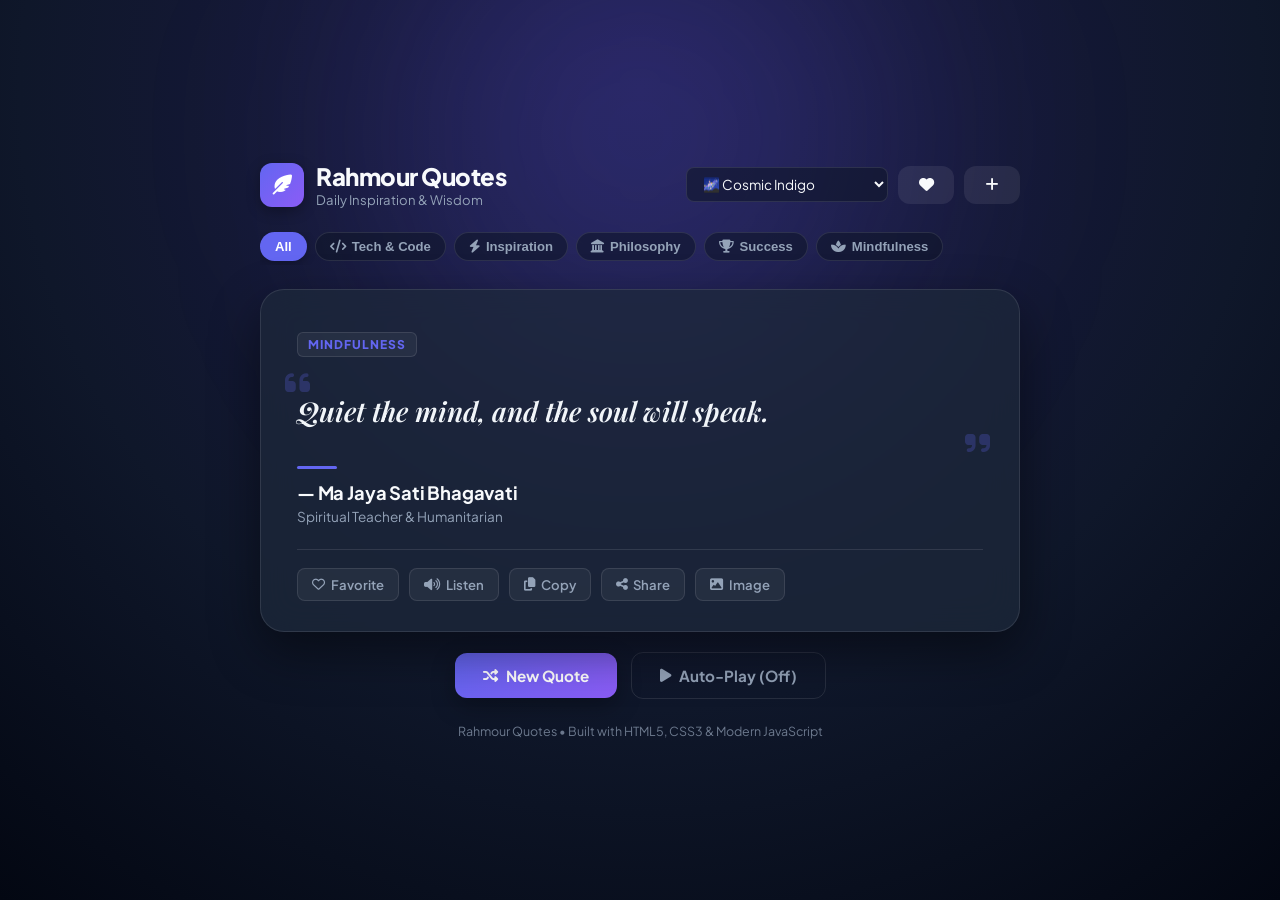
<file: CodeAlpha_RandomQuoteGenerator/index.html>
<!DOCTYPE html>
<html lang="en">
<head>
  <meta charset="UTF-8">
  <meta name="viewport" content="width=device-width, initial-scale=1.0">
  <title>Rahmour Quotes | Inspiration & Wisdom</title>
  <link rel="preconnect" href="https://fonts.googleapis.com">
  <link rel="preconnect" href="https://fonts.gstatic.com" crossorigin>
  <link href="https://fonts.googleapis.com/css2?family=Playfair+Display:ital,wght@0,600;0,700;1,400;1,600&family=Plus+Jakarta+Sans:wght@400;500;600;700&display=swap" rel="stylesheet">
  <link rel="stylesheet" href="https://cdnjs.cloudflare.com/ajax/libs/font-awesome/6.4.0/css/all.min.css">
  <link rel="stylesheet" href="style.css">
</head>
<body data-theme="cosmic">
  <div class="ambient-glow"></div>

  <div class="app-container">
    <!-- Top Bar -->
    <header class="app-header">
      <div class="brand">
        <span class="brand-icon"><i class="fa-solid fa-feather-pointed"></i></span>
        <div>
          <h1>Rahmour Quotes</h1>
          <p class="tagline">Daily Inspiration & Wisdom</p>
        </div>
      </div>

      <div class="header-controls">
        <!-- Theme Selector -->
        <div class="control-group">
          <label for="themeSelect" class="sr-only">Theme</label>
          <select id="themeSelect" class="theme-select" title="Switch Theme">
            <option value="cosmic">🌌 Cosmic Indigo</option>
            <option value="emerald">🍃 Emerald Forest</option>
            <option value="sunset">🌅 Sunset Rose</option>
            <option value="cyberpunk">⚡ Neon Cyber</option>
            <option value="minimal">📜 Minimal Monochrome</option>
          </select>
        </div>

        <!-- Favorites Button -->
        <button id="viewFavoritesBtn" class="btn btn-icon" title="Saved Favorites" aria-label="Favorites">
          <i class="fa-solid fa-heart"></i>
          <span id="favBadge" class="badge-count hidden">0</span>
        </button>

        <!-- Add Custom Quote -->
        <button id="addQuoteModalBtn" class="btn btn-icon" title="Add Custom Quote" aria-label="Add Quote">
          <i class="fa-solid fa-plus"></i>
        </button>
      </div>
    </header>

    <!-- Category Filter Bar -->
    <div class="category-tabs" id="categoryTabs">
      <button class="cat-pill active" data-cat="all">All</button>
      <button class="cat-pill" data-cat="tech"><i class="fa-solid fa-code"></i> Tech & Code</button>
      <button class="cat-pill" data-cat="inspirational"><i class="fa-solid fa-bolt"></i> Inspiration</button>
      <button class="cat-pill" data-cat="philosophy"><i class="fa-solid fa-landmark"></i> Philosophy</button>
      <button class="cat-pill" data-cat="success"><i class="fa-solid fa-trophy"></i> Success</button>
      <button class="cat-pill" data-cat="mindfulness"><i class="fa-solid fa-spa"></i> Mindfulness</button>
    </div>

    <!-- Main Quote Card -->
    <main class="quote-card-wrapper">
      <article class="quote-card" id="quoteCard">
        <div class="quote-card-header">
          <span class="category-indicator" id="quoteCategory">Inspiration</span>
          <div class="sound-wave hidden" id="soundWave">
            <span></span><span></span><span></span><span></span>
          </div>
        </div>

        <div class="quote-body">
          <i class="fa-solid fa-quote-left quote-mark quote-mark-start"></i>
          <blockquote id="quoteText" class="quote-text">
            Simplicity is prerequisite for reliability.
          </blockquote>
          <i class="fa-solid fa-quote-right quote-mark quote-mark-end"></i>
        </div>

        <div class="quote-author-area">
          <div class="author-line"></div>
          <p id="quoteAuthor" class="quote-author">— Edsger W. Dijkstra</p>
          <p id="quoteAuthorBio" class="quote-author-bio">Pioneer of Computer Science</p>
        </div>

        <!-- Quote Quick Utilities -->
        <div class="quote-actions-row">
          <button id="favCurrentBtn" class="action-btn" title="Save to Favorites" aria-label="Bookmark quote">
            <i class="fa-regular fa-heart" id="favIcon"></i>
            <span class="action-label">Favorite</span>
          </button>

          <button id="ttsBtn" class="action-btn" title="Read Quote Aloud" aria-label="Listen to quote">
            <i class="fa-solid fa-volume-high"></i>
            <span class="action-label">Listen</span>
          </button>

          <button id="copyBtn" class="action-btn" title="Copy Quote to Clipboard" aria-label="Copy quote">
            <i class="fa-solid fa-copy"></i>
            <span class="action-label">Copy</span>
          </button>

          <!-- Social Share Dropdown -->
          <div class="share-dropdown-wrap">
            <button id="shareMenuBtn" class="action-btn" title="Share Quote" aria-label="Share">
              <i class="fa-solid fa-share-nodes"></i>
              <span class="action-label">Share</span>
            </button>
            <div id="shareMenu" class="share-popover hidden">
              <button class="share-option" id="shareTwitterBtn">
                <i class="fa-brands fa-x-twitter"></i> Twitter / X
              </button>
              <button class="share-option" id="shareLinkedInBtn">
                <i class="fa-brands fa-linkedin"></i> LinkedIn
              </button>
              <button class="share-option" id="shareWhatsAppBtn">
                <i class="fa-brands fa-whatsapp"></i> WhatsApp
              </button>
              <button class="share-option" id="shareNativeBtn">
                <i class="fa-solid fa-share"></i> Device Share
              </button>
            </div>
          </div>

          <button id="downloadImageBtn" class="action-btn" title="Download as Image (PNG)" aria-label="Download image">
            <i class="fa-solid fa-image"></i>
            <span class="action-label">Image</span>
          </button>
        </div>
      </article>

      <!-- Primary Action: New Quote Button -->
      <div class="primary-controls">
        <button id="newQuoteBtn" class="btn btn-primary-pulse" title="Generate New Quote">
          <i class="fa-solid fa-shuffle"></i> New Quote
        </button>

        <button id="autoPlayBtn" class="btn btn-outline" title="Cycle quotes automatically">
          <i class="fa-solid fa-play"></i> Auto-Play (Off)
        </button>
      </div>
    </main>

    <!-- Hidden Canvas for Quote Card Image Generation -->
    <canvas id="quoteCanvas" width="1080" height="1080" style="display:none;"></canvas>

    <!-- Favorites Drawer / Modal -->
    <div id="favoritesModal" class="modal-overlay hidden">
      <div class="modal-panel">
        <div class="modal-header">
          <h2><i class="fa-solid fa-heart" style="color: #f43f5e;"></i> Saved Quotes</h2>
          <button class="close-btn" onclick="closeFavoritesModal()">&times;</button>
        </div>
        <div id="favoritesList" class="favorites-list">
          <!-- Dynamically populated -->
        </div>
        <div class="modal-footer">
          <button class="btn btn-secondary" onclick="closeFavoritesModal()">Close</button>
          <button class="btn btn-outline-danger" id="clearFavoritesBtn">Clear All</button>
        </div>
      </div>
    </div>

    <!-- Add Custom Quote Modal -->
    <div id="addQuoteModal" class="modal-overlay hidden">
      <div class="modal-panel">
        <div class="modal-header">
          <h2><i class="fa-solid fa-pen-nib"></i> Add Custom Quote</h2>
          <button class="close-btn" onclick="closeAddQuoteModal()">&times;</button>
        </div>
        <form id="customQuoteForm">
          <div class="form-group">
            <label for="customQuoteText">Quote Text *</label>
            <textarea id="customQuoteText" class="input-field" rows="3" placeholder="Enter memorable quote..." required></textarea>
          </div>
          <div class="form-group">
            <label for="customAuthorText">Author Name *</label>
            <input type="text" id="customAuthorText" class="input-field" placeholder="e.g. Steve Jobs" required>
          </div>
          <div class="form-group">
            <label for="customCategorySelect">Category</label>
            <select id="customCategorySelect" class="input-field">
              <option value="inspirational">Inspiration</option>
              <option value="tech">Tech & Code</option>
              <option value="philosophy">Philosophy</option>
              <option value="success">Success</option>
              <option value="mindfulness">Mindfulness</option>
            </select>
          </div>
          <div class="modal-footer">
            <button type="button" class="btn btn-secondary" onclick="closeAddQuoteModal()">Cancel</button>
            <button type="submit" class="btn btn-primary">Save Quote</button>
          </div>
        </form>
      </div>
    </div>

    <!-- Notification Toast -->
    <div id="toast" class="toast hidden"></div>

    <!-- Footer -->
    <footer class="app-footer">
      <p>Rahmour Quotes &bull; Built with HTML5, CSS3 & Modern JavaScript</p>
    </footer>
  </div>

  <script src="app.js"></script>
</body>
</html>
</file>
<file: CodeAlpha_FitnessTrackerApp/style.css>
/* ==========================================================================
   PulseFit Pro - Modern Fitness Tracker Stylesheet
   CodeAlpha App Development Task 3
   ========================================================================== */

:root {
  --bg-base: #0b0f19;
  --bg-surface: #111827;
  --bg-card: #1f2937;
  --bg-card-hover: #283548;
  --border-color: rgba(255, 255, 255, 0.08);
  --border-active: rgba(255, 255, 255, 0.18);

  --color-calories: #f43f5e; /* Rose / Red */
  --color-calories-bg: rgba(244, 63, 94, 0.15);
  --color-steps: #10b981;    /* Emerald */
  --color-steps-bg: rgba(16, 185, 129, 0.15);
  --color-time: #06b6d4;     /* Cyan */
  --color-time-bg: rgba(6, 182, 212, 0.15);
  --color-water: #3b82f6;    /* Blue */
  --color-water-bg: rgba(59, 130, 246, 0.15);

  --primary: #6366f1;
  --primary-hover: #4f46e5;
  --text-main: #f9fafb;
  --text-muted: #9ca3af;
  --shadow-card: 0 10px 30px rgba(0, 0, 0, 0.45);
  --radius-sm: 8px;
  --radius-md: 14px;
  --radius-lg: 20px;
}

* {
  box-sizing: border-box;
  margin: 0;
  padding: 0;
}

body {
  font-family: 'Plus Jakarta Sans', system-ui, -apple-system, sans-serif;
  background: radial-gradient(circle at 10% 10%, #1e1b4b 0%, #0b0f19 50%, #07090e 100%);
  color: var(--text-main);
  min-height: 100vh;
  padding: 24px 20px;
  display: flex;
  justify-content: center;
}

.app-layout {
  width: 100%;
  max-width: 1100px;
  display: flex;
  flex-direction: column;
  gap: 24px;
}

/* Header */
.app-header {
  display: flex;
  justify-content: space-between;
  align-items: center;
  flex-wrap: wrap;
  gap: 16px;
  padding-bottom: 20px;
  border-bottom: 1px solid var(--border-color);
}

.brand {
  display: flex;
  align-items: center;
  gap: 14px;
}

.brand-badge {
  width: 48px;
  height: 48px;
  background: linear-gradient(135deg, #f43f5e, #ec4899);
  border-radius: var(--radius-md);
  display: flex;
  align-items: center;
  justify-content: center;
  font-size: 1.5rem;
  color: #fff;
  box-shadow: 0 4px 16px rgba(244, 63, 94, 0.4);
}

.brand h1 {
  font-size: 1.6rem;
  font-weight: 800;
  letter-spacing: -0.02em;
}

.highlight {
  background: linear-gradient(135deg, #f43f5e, #fb7185);
  -webkit-background-clip: text;
  -webkit-text-fill-color: transparent;
}

.subtitle {
  font-size: 0.85rem;
  color: var(--text-muted);
}

.header-right {
  display: flex;
  align-items: center;
  gap: 10px;
  flex-wrap: wrap;
}

.streak-pill {
  background: rgba(245, 158, 11, 0.15);
  border: 1px solid rgba(245, 158, 11, 0.3);
  color: #fbbf24;
  padding: 8px 14px;
  border-radius: 999px;
  font-size: 0.85rem;
  font-weight: 700;
  display: flex;
  align-items: center;
  gap: 8px;
}

.text-amber { color: #f59e0b; }

/* Buttons */
.btn {
  display: inline-flex;
  align-items: center;
  gap: 8px;
  font-family: inherit;
  font-size: 0.9rem;
  font-weight: 600;
  padding: 10px 18px;
  border-radius: var(--radius-sm);
  border: none;
  cursor: pointer;
  transition: all 0.2s cubic-bezier(0.4, 0, 0.2, 1);
}

.btn-primary {
  background: linear-gradient(135deg, #f43f5e, #e11d48);
  color: #fff;
  box-shadow: 0 4px 14px rgba(244, 63, 94, 0.35);
}

.btn-primary:hover {
  transform: translateY(-1px);
  box-shadow: 0 6px 18px rgba(244, 63, 94, 0.5);
}

.btn-secondary {
  background: rgba(31, 41, 55, 0.8);
  color: var(--text-main);
  border: 1px solid var(--border-color);
}

.btn-secondary:hover {
  background: rgba(55, 65, 81, 0.9);
  border-color: var(--border-active);
}

.btn-sm {
  padding: 8px 14px;
  font-size: 0.82rem;
}

.w-100 { width: 100%; }

/* Metrics Grid */
.metrics-grid {
  display: grid;
  grid-template-columns: repeat(auto-fit, minmax(240px, 1fr));
  gap: 16px;
}

.metric-card {
  background: var(--bg-card);
  border: 1px solid var(--border-color);
  border-radius: var(--radius-md);
  padding: 20px;
  box-shadow: var(--shadow-card);
  display: flex;
  flex-direction: column;
  gap: 14px;
  transition: transform 0.2s ease, border-color 0.2s ease;
}

.metric-card:hover {
  transform: translateY(-2px);
  border-color: var(--border-active);
}

.metric-header {
  display: flex;
  align-items: center;
  gap: 12px;
}

.metric-icon-wrap {
  width: 40px;
  height: 40px;
  border-radius: 10px;
  display: flex;
  align-items: center;
  justify-content: center;
  font-size: 1.1rem;
}

.icon-calories { background: var(--color-calories-bg); color: var(--color-calories); }
.icon-steps { background: var(--color-steps-bg); color: var(--color-steps); }
.icon-time { background: var(--color-time-bg); color: var(--color-time); }
.icon-water { background: var(--color-water-bg); color: var(--color-water); }

.metric-title {
  font-size: 0.9rem;
  font-weight: 600;
  color: var(--text-muted);
}

.metric-body {
  display: flex;
  flex-direction: column;
  gap: 8px;
}

.metric-main {
  display: flex;
  align-items: baseline;
  gap: 6px;
}

.metric-value {
  font-family: 'JetBrains Mono', monospace;
  font-size: 1.8rem;
  font-weight: 700;
  letter-spacing: -0.03em;
}

.metric-unit {
  font-size: 0.85rem;
  color: var(--text-muted);
}

.progress-wrap {
  width: 100%;
  height: 8px;
  background: rgba(11, 15, 25, 0.7);
  border-radius: 999px;
  overflow: hidden;
}

.progress-fill {
  height: 100%;
  border-radius: 999px;
  transition: width 0.4s ease;
}

.fill-calories { background: var(--color-calories); }
.fill-steps { background: var(--color-steps); }
.fill-time { background: var(--color-time); }
.fill-water { background: var(--color-water); }

.metric-sub-action {
  display: flex;
  justify-content: space-between;
  align-items: center;
}

.metric-percent {
  font-size: 0.78rem;
  color: var(--text-muted);
  font-weight: 500;
}

.quick-step-btn {
  background: rgba(255, 255, 255, 0.08);
  border: 1px solid var(--border-color);
  color: #fff;
  padding: 3px 8px;
  border-radius: 6px;
  font-size: 0.72rem;
  font-weight: 700;
  cursor: pointer;
  transition: background 0.15s ease;
}

.quick-step-btn:hover {
  background: rgba(255, 255, 255, 0.18);
}

.btn-water:hover {
  background: var(--color-water-bg);
  border-color: var(--color-water);
}

/* Visuals Section */
.visuals-section {
  display: grid;
  grid-template-columns: 1fr 1.6fr;
  gap: 20px;
}

.panel-box {
  background: var(--bg-card);
  border: 1px solid var(--border-color);
  border-radius: var(--radius-lg);
  padding: 24px;
  box-shadow: var(--shadow-card);
}

.panel-header {
  display: flex;
  justify-content: space-between;
  align-items: center;
  margin-bottom: 20px;
}

.panel-header h3 {
  font-size: 1.15rem;
  font-weight: 700;
  display: flex;
  align-items: center;
  gap: 10px;
}

.badge-tag {
  background: rgba(255, 255, 255, 0.06);
  border: 1px solid var(--border-color);
  color: var(--text-muted);
  padding: 3px 10px;
  border-radius: 999px;
  font-size: 0.75rem;
  font-weight: 600;
}

/* Activity Rings */
.rings-container {
  display: flex;
  align-items: center;
  justify-content: center;
  gap: 24px;
  flex-wrap: wrap;
}

.rings-svg {
  width: 170px;
  height: 170px;
  transform: rotate(-90deg);
}

.ring-bg {
  fill: none;
  stroke-width: 14;
}

.ring-bg-cal { stroke: rgba(244, 63, 94, 0.18); }
.ring-bg-ex { stroke: rgba(6, 182, 212, 0.18); }
.ring-bg-step { stroke: rgba(16, 185, 129, 0.18); }

.ring-progress {
  fill: none;
  stroke-width: 14;
  stroke-linecap: round;
  transition: stroke-dashoffset 0.6s cubic-bezier(0.16, 1, 0.3, 1);
}

.ring-cal { stroke: var(--color-calories); }
.ring-ex { stroke: var(--color-time); }
.ring-step { stroke: var(--color-steps); }

.rings-legend {
  display: flex;
  flex-direction: column;
  gap: 10px;
}

.legend-item {
  font-size: 0.85rem;
  font-weight: 600;
  color: var(--text-muted);
  display: flex;
  align-items: center;
  gap: 8px;
}

.legend-dot {
  width: 10px;
  height: 10px;
  border-radius: 50%;
}

.dot-cal { background: var(--color-calories); }
.dot-ex { background: var(--color-time); }
.dot-step { background: var(--color-steps); }

/* SVG Weekly Chart */
.chart-wrapper {
  width: 100%;
  height: 200px;
  display: flex;
  align-items: center;
  justify-content: center;
}

.weekly-svg-chart {
  width: 100%;
  height: 100%;
  overflow: visible;
}

.chart-bar {
  fill: #3b82f6;
  rx: 4;
  transition: all 0.25s ease;
  cursor: pointer;
}

.chart-bar:hover {
  fill: #60a5fa;
  transform: translateY(-2px);
}

.chart-bar.bar-today {
  fill: var(--color-calories);
}

.chart-bar.bar-today:hover {
  fill: #fb7185;
}

.chart-label {
  fill: #9ca3af;
  font-size: 11px;
  font-family: inherit;
  text-anchor: middle;
}

.chart-val-label {
  fill: #f3f4f6;
  font-size: 10px;
  font-weight: 700;
  text-anchor: middle;
}

/* History Table Section */
.flex-header {
  flex-wrap: wrap;
  gap: 16px;
}

.panel-subtitle {
  font-size: 0.82rem;
  color: var(--text-muted);
  margin-top: 2px;
}

.table-filters {
  display: flex;
  gap: 10px;
  flex-wrap: wrap;
}

.search-input-wrap {
  position: relative;
  min-width: 200px;
}

.search-input-wrap i {
  position: absolute;
  left: 12px;
  top: 50%;
  transform: translateY(-50%);
  color: var(--text-muted);
  font-size: 0.85rem;
}

.search-input-wrap input {
  width: 100%;
  background: var(--bg-surface);
  border: 1px solid var(--border-color);
  color: #fff;
  padding: 8px 12px 8px 34px;
  border-radius: var(--radius-sm);
  font-family: inherit;
  font-size: 0.85rem;
  outline: none;
}

.select-filter {
  background: var(--bg-surface);
  border: 1px solid var(--border-color);
  color: #fff;
  padding: 8px 12px;
  border-radius: var(--radius-sm);
  font-family: inherit;
  font-size: 0.85rem;
  outline: none;
  cursor: pointer;
}

.table-responsive {
  overflow-x: auto;
}

.data-table {
  width: 100%;
  border-collapse: collapse;
  text-align: left;
  font-size: 0.88rem;
}

.data-table th {
  padding: 12px 14px;
  background: rgba(17, 24, 39, 0.6);
  color: var(--text-muted);
  font-weight: 600;
  border-bottom: 1px solid var(--border-color);
  text-transform: uppercase;
  font-size: 0.74rem;
  letter-spacing: 0.05em;
}

.data-table td {
  padding: 14px;
  border-bottom: 1px solid var(--border-color);
  color: var(--text-main);
  vertical-align: middle;
}

.data-table tbody tr:hover {
  background: rgba(255, 255, 255, 0.02);
}

.activity-badge {
  display: inline-flex;
  align-items: center;
  gap: 6px;
  background: rgba(255, 255, 255, 0.06);
  padding: 4px 10px;
  border-radius: 999px;
  font-size: 0.8rem;
  font-weight: 600;
}

.action-icon-btn {
  background: transparent;
  border: none;
  color: var(--text-muted);
  cursor: pointer;
  padding: 6px;
  font-size: 0.9rem;
  border-radius: 6px;
  transition: all 0.2s ease;
}

.action-icon-btn:hover {
  color: #f87171;
  background: rgba(239, 68, 68, 0.15);
}

/* Modals */
.modal-overlay {
  position: fixed;
  inset: 0;
  background: rgba(7, 11, 20, 0.78);
  backdrop-filter: blur(6px);
  -webkit-backdrop-filter: blur(6px);
  display: flex;
  align-items: center;
  justify-content: center;
  padding: 20px;
  z-index: 1000;
}

.modal-card {
  background: #1f2937;
  border: 1px solid var(--border-color);
  border-radius: var(--radius-lg);
  width: 100%;
  max-width: 540px;
  padding: 28px;
  box-shadow: 0 25px 60px rgba(0, 0, 0, 0.6);
}

.modal-sm { max-width: 380px; }

.modal-header {
  display: flex;
  justify-content: space-between;
  align-items: center;
  margin-bottom: 22px;
}

.modal-header h2 {
  font-size: 1.25rem;
  font-weight: 700;
  display: flex;
  align-items: center;
  gap: 10px;
}

.modal-close {
  background: transparent;
  border: none;
  font-size: 1.6rem;
  color: var(--text-muted);
  cursor: pointer;
}

.modal-close:hover { color: #fff; }

.form-row {
  display: flex;
  gap: 14px;
}

.flex-1 { flex: 1; }

.form-group {
  margin-bottom: 18px;
}

.form-group label {
  display: block;
  font-size: 0.85rem;
  font-weight: 600;
  color: var(--text-muted);
  margin-bottom: 6px;
}

.form-control {
  width: 100%;
  background: #111827;
  border: 1px solid var(--border-color);
  color: #fff;
  border-radius: var(--radius-sm);
  padding: 10px 14px;
  font-family: inherit;
  font-size: 0.92rem;
  outline: none;
}

.form-control:focus {
  border-color: var(--color-calories);
}

.quick-step-pills {
  display: flex;
  gap: 8px;
  margin-bottom: 16px;
}

.pill-btn {
  flex: 1;
  background: rgba(255, 255, 255, 0.07);
  border: 1px solid var(--border-color);
  color: #fff;
  padding: 8px;
  border-radius: 6px;
  font-weight: 600;
  font-size: 0.82rem;
  cursor: pointer;
}

.pill-btn:hover {
  background: rgba(255, 255, 255, 0.14);
}

.modal-actions {
  display: flex;
  justify-content: flex-end;
  gap: 10px;
  margin-top: 20px;
}

/* BMI Box */
.bmi-result-box {
  background: rgba(17, 24, 39, 0.8);
  border: 1px solid var(--border-color);
  border-radius: var(--radius-md);
  padding: 18px;
  margin-top: 18px;
  text-align: center;
}

.bmi-score-number {
  font-size: 2.2rem;
  font-weight: 800;
  color: var(--color-steps);
}

.bmi-status-tag {
  display: inline-block;
  background: rgba(16, 185, 129, 0.2);
  color: #34d399;
  padding: 4px 12px;
  border-radius: 999px;
  font-size: 0.82rem;
  font-weight: 700;
  margin: 6px 0 10px;
}

.bmi-advice {
  font-size: 0.82rem;
  color: var(--text-muted);
}

/* Toast */
.toast {
  position: fixed;
  bottom: 24px;
  right: 24px;
  background: #1f2937;
  border: 1px solid var(--color-calories);
  color: #fff;
  padding: 12px 20px;
  border-radius: var(--radius-sm);
  box-shadow: 0 10px 30px rgba(0, 0, 0, 0.5);
  font-size: 0.88rem;
  font-weight: 600;
  z-index: 2000;
}

.hidden {
  display: none !important;
}

.app-footer {
  text-align: center;
  font-size: 0.78rem;
  color: var(--text-muted);
  opacity: 0.7;
}

/* Responsive */
@media (max-width: 840px) {
  .visuals-section {
    grid-template-columns: 1fr;
  }
}

@media (max-width: 600px) {
  .form-row {
    flex-direction: column;
  }
  .app-header {
    flex-direction: column;
    align-items: flex-start;
  }
}
</file>
<file: CodeAlpha_FlashcardQuizApp/style.css>
/* ==========================================================================
   BrainSpark Flashcards - Modern Glassmorphism Styling
   CodeAlpha App Development Task 1
   ========================================================================== */

:root {
  --primary: #4f46e5;
  --primary-hover: #4338ca;
  --primary-light: #e0e7ff;
  --secondary: #0ea5e9;
  --success: #10b981;
  --success-bg: #ecfdf5;
  --danger: #ef4444;
  --danger-bg: #fef2f2;
  --warning: #f59e0b;
  --bg-dark: #0f172a;
  --bg-card: #1e293b;
  --bg-card-hover: #24344d;
  --bg-surface: #182234;
  --text-main: #f8fafc;
  --text-muted: #94a3b8;
  --border: #334155;
  --border-subtle: rgba(255, 255, 255, 0.08);
  --shadow-sm: 0 2px 4px rgba(0, 0, 0, 0.2);
  --shadow-md: 0 8px 24px rgba(0, 0, 0, 0.35);
  --shadow-lg: 0 16px 40px rgba(0, 0, 0, 0.5);
  --font-main: 'Plus Jakarta Sans', system-ui, -apple-system, sans-serif;
  --font-mono: 'JetBrains Mono', monospace;
  --radius-sm: 8px;
  --radius-md: 14px;
  --radius-lg: 20px;
}

* {
  box-sizing: border-box;
  margin: 0;
  padding: 0;
}

body {
  font-family: var(--font-main);
  background: radial-gradient(circle at 15% 20%, #1e1b4b 0%, #0f172a 45%, #090d16 100%);
  color: var(--text-main);
  min-height: 100vh;
  display: flex;
  flex-direction: column;
  justify-content: center;
  align-items: center;
  padding: 20px;
  line-height: 1.6;
}

.app-wrapper {
  width: 100%;
  max-width: 860px;
  background: rgba(30, 41, 59, 0.7);
  backdrop-filter: blur(16px);
  -webkit-backdrop-filter: blur(16px);
  border: 1px solid var(--border-subtle);
  border-radius: var(--radius-lg);
  padding: 28px;
  box-shadow: var(--shadow-lg);
  display: flex;
  flex-direction: column;
  gap: 20px;
}

/* Header */
.app-header {
  display: flex;
  justify-content: space-between;
  align-items: center;
  flex-wrap: wrap;
  gap: 16px;
  padding-bottom: 18px;
  border-bottom: 1px solid var(--border-subtle);
}

.brand {
  display: flex;
  align-items: center;
  gap: 14px;
}

.logo-icon {
  width: 48px;
  height: 48px;
  border-radius: var(--radius-md);
  background: linear-gradient(135deg, #4f46e5, #0ea5e9);
  display: flex;
  align-items: center;
  justify-content: center;
  font-size: 1.4rem;
  color: #fff;
  box-shadow: 0 4px 14px rgba(79, 70, 229, 0.4);
}

.brand h1 {
  font-size: 1.5rem;
  font-weight: 800;
  letter-spacing: -0.02em;
  display: flex;
  align-items: center;
  gap: 8px;
}

.badge {
  font-size: 0.65rem;
  font-weight: 700;
  text-transform: uppercase;
  background: linear-gradient(135deg, #0ea5e9, #38bdf8);
  color: #0f172a;
  padding: 2px 8px;
  border-radius: 999px;
  letter-spacing: 0.05em;
}

.subtitle {
  font-size: 0.85rem;
  color: var(--text-muted);
}

.header-actions {
  display: flex;
  align-items: center;
  gap: 10px;
  flex-wrap: wrap;
}

.deck-selector-wrap {
  display: flex;
  align-items: center;
  gap: 8px;
  background: rgba(15, 23, 42, 0.6);
  padding: 6px 12px;
  border-radius: var(--radius-sm);
  border: 1px solid var(--border);
  font-size: 0.85rem;
  color: var(--text-muted);
}

.select-input {
  background: transparent;
  color: var(--text-main);
  border: none;
  font-family: inherit;
  font-size: 0.9rem;
  font-weight: 600;
  outline: none;
  cursor: pointer;
}

.select-input option {
  background: #1e293b;
  color: #fff;
}

/* Buttons */
.btn {
  display: inline-flex;
  align-items: center;
  justify-content: center;
  gap: 8px;
  font-family: inherit;
  font-size: 0.88rem;
  font-weight: 600;
  padding: 9px 16px;
  border-radius: var(--radius-sm);
  border: 1px solid transparent;
  cursor: pointer;
  transition: all 0.2s cubic-bezier(0.4, 0, 0.2, 1);
  text-decoration: none;
}

.btn-primary {
  background: linear-gradient(135deg, var(--primary), #6366f1);
  color: #fff;
  box-shadow: 0 4px 12px rgba(79, 70, 229, 0.3);
}

.btn-primary:hover {
  background: linear-gradient(135deg, #4338ca, var(--primary));
  transform: translateY(-1px);
  box-shadow: 0 6px 16px rgba(79, 70, 229, 0.45);
}

.btn-secondary {
  background: rgba(51, 65, 85, 0.6);
  color: var(--text-main);
  border-color: var(--border);
}

.btn-secondary:hover {
  background: rgba(71, 85, 105, 0.8);
  border-color: #64748b;
}

.btn-ghost {
  background: transparent;
  color: var(--text-muted);
  border-color: transparent;
  padding: 6px 12px;
  font-size: 0.82rem;
}

.btn-ghost:hover {
  color: var(--text-main);
  background: rgba(255, 255, 255, 0.05);
}

.btn-sm {
  padding: 6px 12px;
  font-size: 0.8rem;
}

.btn-outline-danger {
  background: transparent;
  border-color: rgba(239, 68, 68, 0.4);
  color: #f87171;
}

.btn-outline-danger:hover {
  background: rgba(239, 68, 68, 0.15);
  border-color: var(--danger);
  color: #fca5a5;
}

.btn-outline-success {
  background: transparent;
  border-color: rgba(16, 185, 129, 0.4);
  color: #34d399;
}

.btn-outline-success:hover {
  background: rgba(16, 185, 129, 0.15);
  border-color: var(--success);
  color: #6ee7b7;
}

/* Sub-bar */
.sub-bar {
  display: flex;
  justify-content: space-between;
  align-items: center;
  flex-wrap: wrap;
  gap: 12px;
}

.mode-toggles {
  display: flex;
  background: rgba(15, 23, 42, 0.6);
  padding: 4px;
  border-radius: var(--radius-sm);
  border: 1px solid var(--border);
}

.mode-btn {
  background: transparent;
  border: none;
  color: var(--text-muted);
  font-family: inherit;
  font-weight: 600;
  font-size: 0.82rem;
  padding: 6px 14px;
  border-radius: 6px;
  cursor: pointer;
  display: inline-flex;
  align-items: center;
  gap: 6px;
  transition: all 0.2s ease;
}

.mode-btn.active {
  background: var(--primary);
  color: #fff;
  box-shadow: 0 2px 8px rgba(79, 70, 229, 0.4);
}

.deck-meta {
  display: flex;
  align-items: center;
  gap: 10px;
}

.meta-tag {
  background: rgba(255, 255, 255, 0.05);
  padding: 4px 10px;
  border-radius: 999px;
  font-size: 0.78rem;
  font-weight: 600;
  color: var(--text-muted);
  border: 1px solid var(--border-subtle);
}

.quiz-timer {
  background: rgba(245, 158, 11, 0.15);
  border: 1px solid rgba(245, 158, 11, 0.3);
  color: #fbbf24;
  padding: 4px 12px;
  border-radius: 999px;
  font-family: var(--font-mono);
  font-size: 0.82rem;
  font-weight: 700;
  display: flex;
  align-items: center;
  gap: 6px;
}

/* Progress Container */
.progress-container {
  width: 100%;
  height: 6px;
  background: rgba(15, 23, 42, 0.8);
  border-radius: 999px;
  overflow: hidden;
  border: 1px solid var(--border-subtle);
}

.progress-bar {
  height: 100%;
  background: linear-gradient(90deg, #4f46e5, #0ea5e9);
  transition: width 0.35s cubic-bezier(0.4, 0, 0.2, 1);
  border-radius: 999px;
}

/* Main Flashcard Stage */
.flashcard-workspace {
  display: flex;
  flex-direction: column;
  gap: 20px;
}

.card-stage {
  perspective: 1200px;
  min-height: 320px;
  display: flex;
  flex-direction: column;
  align-items: center;
}

.flashcard-outer {
  width: 100%;
  min-height: 290px;
  cursor: pointer;
  user-select: none;
  outline: none;
  border-radius: var(--radius-lg);
  transition: transform 0.2s ease;
}

.flashcard-outer:focus-visible {
  box-shadow: 0 0 0 3px var(--secondary);
}

.flashcard-inner {
  position: relative;
  width: 100%;
  min-height: 290px;
  text-align: center;
  transition: transform 0.65s cubic-bezier(0.34, 1.56, 0.64, 1);
  transform-style: preserve-3d;
  border-radius: var(--radius-lg);
}

.flashcard-outer.is-flipped .flashcard-inner {
  transform: rotateY(180deg);
}

.flashcard-face {
  position: absolute;
  width: 100%;
  height: 100%;
  min-height: 290px;
  backface-visibility: hidden;
  -webkit-backface-visibility: hidden;
  border-radius: var(--radius-lg);
  padding: 24px 28px;
  display: flex;
  flex-direction: column;
  justify-content: space-between;
  border: 1px solid rgba(255, 255, 255, 0.1);
  box-shadow: var(--shadow-md);
  transition: border-color 0.2s ease, background 0.2s ease;
}

.card-front {
  background: linear-gradient(145deg, #1e293b, #151e2e);
}

.card-back {
  background: linear-gradient(145deg, #1a273a, #0f233a);
  transform: rotateY(180deg);
  border-color: rgba(14, 165, 233, 0.3);
}

.card-header-bar {
  display: flex;
  justify-content: space-between;
  align-items: center;
}

.face-badge {
  font-size: 0.75rem;
  font-weight: 700;
  text-transform: uppercase;
  letter-spacing: 0.08em;
  padding: 4px 10px;
  border-radius: 6px;
  display: inline-flex;
  align-items: center;
  gap: 6px;
}

.front-badge {
  background: rgba(79, 70, 229, 0.15);
  color: #a5b4fc;
  border: 1px solid rgba(79, 70, 229, 0.3);
}

.back-badge {
  background: rgba(16, 185, 129, 0.15);
  color: #6ee7b7;
  border: 1px solid rgba(16, 185, 129, 0.3);
}

.card-tools {
  display: flex;
  gap: 8px;
}

.tool-btn {
  background: rgba(255, 255, 255, 0.06);
  border: 1px solid rgba(255, 255, 255, 0.08);
  color: var(--text-muted);
  width: 32px;
  height: 32px;
  border-radius: 8px;
  cursor: pointer;
  display: flex;
  align-items: center;
  justify-content: center;
  font-size: 0.85rem;
  transition: all 0.2s ease;
}

.tool-btn:hover {
  background: rgba(255, 255, 255, 0.15);
  color: #fff;
  transform: scale(1.05);
}

.card-content {
  flex: 1;
  display: flex;
  align-items: center;
  justify-content: center;
  padding: 20px 10px;
}

.card-content p {
  font-size: 1.35rem;
  font-weight: 600;
  line-height: 1.5;
  color: #f1f5f9;
  max-width: 90%;
  word-break: break-word;
}

.card-back .card-content p {
  font-size: 1.2rem;
  font-weight: 500;
  color: #e2e8f0;
}

.card-footer-bar {
  display: flex;
  justify-content: center;
  align-items: center;
}

.flip-hint {
  font-size: 0.78rem;
  color: var(--text-muted);
  display: flex;
  align-items: center;
  gap: 6px;
  opacity: 0.7;
}

/* Assessment Bar */
.assessment-bar {
  display: flex;
  justify-content: center;
  gap: 14px;
  margin-top: 14px;
  width: 100%;
}

.assessment-bar .btn {
  min-width: 150px;
}

/* Navigation Controls */
.card-navigation {
  display: grid;
  grid-template-columns: 1fr 1.6fr 1fr;
  gap: 12px;
  align-items: center;
}

.nav-btn {
  font-family: inherit;
  font-size: 0.95rem;
  font-weight: 700;
  padding: 13px 20px;
  border-radius: var(--radius-md);
  cursor: pointer;
  border: 1px solid var(--border);
  background: rgba(30, 41, 59, 0.8);
  color: var(--text-main);
  display: flex;
  align-items: center;
  justify-content: center;
  gap: 8px;
  transition: all 0.2s ease;
}

.nav-btn:hover:not(:disabled) {
  background: rgba(51, 65, 85, 0.9);
  border-color: #64748b;
  transform: translateY(-2px);
}

.nav-btn:disabled {
  opacity: 0.4;
  cursor: not-allowed;
  transform: none;
}

.btn-flip {
  background: linear-gradient(135deg, #4f46e5, #0ea5e9);
  color: #fff;
  border: none;
  box-shadow: 0 4px 14px rgba(79, 70, 229, 0.35);
}

.btn-flip:hover:not(:disabled) {
  background: linear-gradient(135deg, #4338ca, #0284c7);
  box-shadow: 0 6px 20px rgba(79, 70, 229, 0.5);
}

/* Auxiliary Bar */
.aux-bar {
  display: flex;
  justify-content: space-between;
  align-items: center;
  flex-wrap: wrap;
  gap: 10px;
  padding-top: 10px;
  border-top: 1px solid var(--border-subtle);
}

.kbd-shortcuts-tip {
  font-size: 0.78rem;
  color: var(--text-muted);
}

.kbd {
  background: rgba(15, 23, 42, 0.8);
  border: 1px solid var(--border);
  padding: 2px 6px;
  border-radius: 4px;
  font-family: var(--font-mono);
  font-size: 0.72rem;
  color: #cbd5e1;
}

/* Empty State */
.empty-state {
  text-align: center;
  padding: 50px 20px;
  background: rgba(15, 23, 42, 0.4);
  border: 2px dashed var(--border);
  border-radius: var(--radius-lg);
  display: flex;
  flex-direction: column;
  align-items: center;
  gap: 12px;
}

.empty-icon {
  font-size: 3rem;
  color: var(--text-muted);
  opacity: 0.5;
}

/* Modals */
.modal-overlay {
  position: fixed;
  inset: 0;
  background: rgba(7, 11, 20, 0.78);
  backdrop-filter: blur(6px);
  -webkit-backdrop-filter: blur(6px);
  display: flex;
  align-items: center;
  justify-content: center;
  padding: 20px;
  z-index: 1000;
  animation: fadeIn 0.2s ease;
}

.modal-card {
  background: #1e293b;
  border: 1px solid var(--border);
  border-radius: var(--radius-lg);
  width: 100%;
  max-width: 520px;
  padding: 28px;
  box-shadow: var(--shadow-lg);
  animation: slideUp 0.25s cubic-bezier(0.16, 1, 0.3, 1);
}

.modal-large {
  max-width: 720px;
}

.modal-header {
  display: flex;
  justify-content: space-between;
  align-items: center;
  margin-bottom: 20px;
}

.modal-header h2 {
  font-size: 1.25rem;
  font-weight: 700;
  display: flex;
  align-items: center;
  gap: 10px;
}

.modal-close-btn {
  background: transparent;
  border: none;
  font-size: 1.6rem;
  color: var(--text-muted);
  cursor: pointer;
  line-height: 1;
}

.modal-close-btn:hover {
  color: #fff;
}

.form-group {
  margin-bottom: 18px;
}

.form-group label {
  display: block;
  font-size: 0.85rem;
  font-weight: 600;
  color: var(--text-muted);
  margin-bottom: 8px;
}

.form-control {
  width: 100%;
  background: #0f172a;
  border: 1px solid var(--border);
  color: #fff;
  border-radius: var(--radius-sm);
  padding: 12px;
  font-family: inherit;
  font-size: 0.95rem;
  outline: none;
  resize: vertical;
  transition: border-color 0.2s ease;
}

.form-control:focus {
  border-color: var(--primary);
  box-shadow: 0 0 0 3px rgba(79, 70, 229, 0.25);
}

.modal-actions {
  display: flex;
  justify-content: flex-end;
  gap: 10px;
  margin-top: 24px;
}

/* Manage List */
.manage-toolbar {
  display: flex;
  gap: 10px;
  margin-bottom: 16px;
  flex-wrap: wrap;
}

.search-input-wrap {
  flex: 1;
  position: relative;
  min-width: 200px;
}

.search-input-wrap i {
  position: absolute;
  left: 12px;
  top: 50%;
  transform: translateY(-50%);
  color: var(--text-muted);
}

.search-input-wrap input {
  width: 100%;
  background: #0f172a;
  border: 1px solid var(--border);
  color: #fff;
  padding: 8px 12px 8px 36px;
  border-radius: var(--radius-sm);
  font-family: inherit;
  font-size: 0.85rem;
  outline: none;
}

.manage-list-container {
  max-height: 380px;
  overflow-y: auto;
  display: flex;
  flex-direction: column;
  gap: 10px;
  padding-right: 4px;
}

.manage-card-row {
  background: rgba(15, 23, 42, 0.6);
  border: 1px solid var(--border-subtle);
  border-radius: var(--radius-sm);
  padding: 12px 14px;
  display: flex;
  justify-content: space-between;
  align-items: center;
  gap: 12px;
  transition: background 0.15s ease;
}

.manage-card-row:hover {
  background: rgba(15, 23, 42, 0.9);
  border-color: rgba(255, 255, 255, 0.15);
}

.row-texts {
  flex: 1;
}

.row-q {
  font-weight: 600;
  font-size: 0.9rem;
  color: #f1f5f9;
  margin-bottom: 4px;
}

.row-a {
  font-size: 0.8rem;
  color: var(--text-muted);
}

.row-actions {
  display: flex;
  gap: 6px;
}

/* Quiz Score Card */
.quiz-score-card {
  text-align: center;
  padding: 20px 0;
}

.score-circle {
  width: 120px;
  height: 120px;
  border-radius: 50%;
  margin: 0 auto 20px;
  background: radial-gradient(circle, rgba(79, 70, 229, 0.2) 0%, rgba(15, 23, 42, 0.6) 80%);
  border: 4px solid var(--primary);
  display: flex;
  flex-direction: column;
  align-items: center;
  justify-content: center;
}

#quizScorePercentage {
  font-size: 1.8rem;
  font-weight: 800;
  color: #fff;
}

.score-label {
  font-size: 0.7rem;
  text-transform: uppercase;
  letter-spacing: 0.05em;
  color: var(--text-muted);
}

.score-stats {
  display: grid;
  grid-template-columns: repeat(3, 1fr);
  gap: 12px;
}

.stat-item {
  background: rgba(15, 23, 42, 0.6);
  padding: 12px;
  border-radius: var(--radius-sm);
  border: 1px solid var(--border-subtle);
  display: flex;
  flex-direction: column;
  align-items: center;
}

.stat-number {
  font-size: 1.3rem;
  font-weight: 800;
}

.stat-name {
  font-size: 0.72rem;
  color: var(--text-muted);
  text-transform: uppercase;
  margin-top: 4px;
}

.text-success { color: #34d399; }
.text-danger { color: #f87171; }
.highlight-gold { color: #fbbf24; }

/* Export / Import */
.export-body {
  display: flex;
  flex-direction: column;
  gap: 16px;
}

.divider {
  border: none;
  border-top: 1px solid var(--border-subtle);
  margin: 10px 0;
}

.file-input {
  font-size: 0.85rem;
  color: var(--text-muted);
}

/* Toast */
.toast {
  position: fixed;
  bottom: 24px;
  right: 24px;
  background: #1e293b;
  border: 1px solid var(--primary);
  color: #fff;
  padding: 12px 20px;
  border-radius: var(--radius-sm);
  box-shadow: var(--shadow-lg);
  font-size: 0.88rem;
  font-weight: 600;
  z-index: 2000;
  display: flex;
  align-items: center;
  gap: 10px;
  animation: slideInRight 0.3s ease;
}

.hidden {
  display: none !important;
}

.app-footer {
  text-align: center;
  font-size: 0.78rem;
  color: var(--text-muted);
  opacity: 0.7;
}

/* Animations */
@keyframes fadeIn {
  from { opacity: 0; }
  to { opacity: 1; }
}

@keyframes slideUp {
  from { transform: translateY(20px); opacity: 0; }
  to { transform: translateY(0); opacity: 1; }
}

@keyframes slideInRight {
  from { transform: translateX(40px); opacity: 0; }
  to { transform: translateX(0); opacity: 1; }
}

/* Responsive */
@media (max-width: 640px) {
  .app-wrapper {
    padding: 18px;
  }
  .app-header {
    flex-direction: column;
    align-items: flex-start;
  }
  .card-navigation {
    grid-template-columns: 1fr;
  }
  .card-content p {
    font-size: 1.15rem;
  }
  .card-back .card-content p {
    font-size: 1.05rem;
  }
}
</file>
<file: CodeAlpha_LanguageLearningApp/style.css>
/* ==========================================================================
   LinguaVibe - Modern Language Learning App Stylesheet
   CodeAlpha App Development Task 4
   ========================================================================== */

:root {
  --primary: #6366f1;
  --primary-hover: #4f46e5;
  --secondary: #06b6d4;
  --success: #10b981;
  --success-bg: rgba(16, 185, 129, 0.15);
  --danger: #ef4444;
  --danger-bg: rgba(239, 68, 68, 0.15);
  --warning: #f59e0b;

  --bg-dark: #0f172a;
  --bg-card: #1e293b;
  --bg-card-hover: #273549;
  --bg-surface: #141e30;
  --text-main: #f8fafc;
  --text-muted: #94a3b8;
  --border: rgba(255, 255, 255, 0.09);
  --border-focus: rgba(99, 102, 241, 0.5);

  --shadow-sm: 0 4px 12px rgba(0, 0, 0, 0.25);
  --shadow-lg: 0 20px 45px rgba(0, 0, 0, 0.45);

  --font-main: 'Plus Jakarta Sans', system-ui, sans-serif;
  --radius-sm: 8px;
  --radius-md: 14px;
  --radius-lg: 20px;
}

* {
  box-sizing: border-box;
  margin: 0;
  padding: 0;
}

body {
  font-family: var(--font-main);
  background: radial-gradient(circle at 20% 15%, #1e1b4b 0%, #0f172a 55%, #050811 100%);
  color: var(--text-main);
  min-height: 100vh;
  padding: 24px 20px;
  display: flex;
  justify-content: center;
}

.app-layout {
  width: 100%;
  max-width: 960px;
  display: flex;
  flex-direction: column;
  gap: 20px;
}

/* Header */
.app-header {
  display: flex;
  justify-content: space-between;
  align-items: center;
  flex-wrap: wrap;
  gap: 16px;
  padding-bottom: 18px;
  border-bottom: 1px solid var(--border);
}

.brand {
  display: flex;
  align-items: center;
  gap: 14px;
}

.brand-logo {
  width: 48px;
  height: 48px;
  background: linear-gradient(135deg, #6366f1, #06b6d4);
  border-radius: var(--radius-md);
  display: flex;
  align-items: center;
  justify-content: center;
  font-size: 1.5rem;
  color: #fff;
  box-shadow: 0 4px 16px rgba(99, 102, 241, 0.4);
}

.brand h1 {
  font-size: 1.6rem;
  font-weight: 800;
  letter-spacing: -0.02em;
}

.subtitle {
  font-size: 0.82rem;
  color: var(--text-muted);
}

.header-stats {
  display: flex;
  align-items: center;
  gap: 10px;
  flex-wrap: wrap;
}

.lang-selector-wrap {
  display: flex;
  align-items: center;
  gap: 8px;
  background: rgba(15, 23, 42, 0.7);
  border: 1px solid var(--border);
  padding: 6px 12px;
  border-radius: var(--radius-sm);
}

.lang-select {
  background: transparent;
  color: #fff;
  border: none;
  font-family: inherit;
  font-size: 0.88rem;
  font-weight: 600;
  outline: none;
  cursor: pointer;
}

.lang-select option {
  background: #1e293b;
  color: #fff;
}

.stat-pill {
  background: rgba(255, 255, 255, 0.06);
  border: 1px solid var(--border);
  padding: 6px 12px;
  border-radius: 999px;
  font-size: 0.82rem;
  font-weight: 600;
  display: flex;
  align-items: center;
  gap: 6px;
}

.text-amber { color: #f59e0b; }
.text-indigo { color: #818cf8; }

.level-badge {
  background: linear-gradient(135deg, #6366f1, #8b5cf6);
  color: #fff;
  padding: 2px 8px;
  border-radius: 999px;
  font-size: 0.75rem;
  font-weight: 700;
}

.btn-icon {
  width: 38px;
  height: 38px;
  border-radius: var(--radius-sm);
  background: rgba(255, 255, 255, 0.08);
  border: 1px solid var(--border);
  color: var(--text-main);
  cursor: pointer;
  display: flex;
  align-items: center;
  justify-content: center;
  font-size: 1rem;
  transition: all 0.2s ease;
}

.btn-icon:hover {
  background: rgba(255, 255, 255, 0.16);
  transform: translateY(-1px);
}

/* Nav Tabs */
.nav-tabs {
  display: flex;
  gap: 8px;
  background: rgba(15, 23, 42, 0.6);
  padding: 6px;
  border-radius: var(--radius-md);
  border: 1px solid var(--border);
}

.nav-tab {
  flex: 1;
  background: transparent;
  border: none;
  color: var(--text-muted);
  font-family: inherit;
  font-size: 0.9rem;
  font-weight: 700;
  padding: 10px 16px;
  border-radius: var(--radius-sm);
  cursor: pointer;
  display: inline-flex;
  align-items: center;
  justify-content: center;
  gap: 8px;
  transition: all 0.2s ease;
}

.nav-tab:hover {
  color: #fff;
}

.nav-tab.active {
  background: var(--primary);
  color: #fff;
  box-shadow: 0 4px 14px rgba(99, 102, 241, 0.35);
}

/* Category Pills Bar */
.category-bar {
  display: flex;
  gap: 8px;
  overflow-x: auto;
  padding-bottom: 4px;
}

.cat-pill {
  white-space: nowrap;
  background: rgba(255, 255, 255, 0.05);
  border: 1px solid var(--border);
  color: var(--text-muted);
  padding: 6px 14px;
  border-radius: 999px;
  font-size: 0.8rem;
  font-weight: 600;
  cursor: pointer;
  transition: all 0.2s ease;
  display: inline-flex;
  align-items: center;
  gap: 6px;
}

.cat-pill:hover {
  color: #fff;
  border-color: rgba(255, 255, 255, 0.2);
}

.cat-pill.active {
  background: rgba(99, 102, 241, 0.2);
  border-color: var(--primary);
  color: #a5b4fc;
}

/* Main Content Panels */
.main-content {
  position: relative;
  min-height: 440px;
}

.tab-panel {
  display: none;
  animation: fadeIn 0.25s ease;
}

.tab-panel.active {
  display: block;
}

/* Tab 1: Daily Lessons (Flashcards) */
.lesson-header {
  display: flex;
  justify-content: space-between;
  align-items: center;
  margin-bottom: 12px;
}

.lesson-progress-text {
  font-size: 0.85rem;
  font-weight: 600;
  color: var(--text-muted);
}

.tool-btn {
  background: rgba(255, 255, 255, 0.06);
  border: 1px solid var(--border);
  color: var(--text-muted);
  padding: 6px 12px;
  border-radius: 6px;
  font-size: 0.78rem;
  font-weight: 600;
  cursor: pointer;
  display: inline-flex;
  align-items: center;
  gap: 6px;
}

.tool-btn:hover {
  background: rgba(255, 255, 255, 0.12);
  color: #fff;
}

.lesson-progress-bar-wrap {
  width: 100%;
  height: 6px;
  background: rgba(15, 23, 42, 0.8);
  border-radius: 999px;
  overflow: hidden;
  margin-bottom: 24px;
}

.lesson-progress-fill {
  height: 100%;
  background: linear-gradient(90deg, #6366f1, #06b6d4);
  border-radius: 999px;
  transition: width 0.3s ease;
}

.study-card-outer {
  display: flex;
  justify-content: center;
}

.study-card {
  width: 100%;
  max-width: 620px;
  background: var(--bg-card);
  border: 1px solid var(--border);
  border-radius: var(--radius-lg);
  padding: 32px 28px;
  box-shadow: var(--shadow-lg);
  display: flex;
  flex-direction: column;
  gap: 24px;
}

.study-card-top {
  display: flex;
  justify-content: space-between;
  align-items: center;
}

.category-chip {
  background: rgba(99, 102, 241, 0.15);
  color: #a5b4fc;
  border: 1px solid rgba(99, 102, 241, 0.3);
  padding: 4px 10px;
  border-radius: 6px;
  font-size: 0.75rem;
  font-weight: 700;
  text-transform: uppercase;
}

.btn-audio-circle {
  width: 44px;
  height: 44px;
  border-radius: 50%;
  background: linear-gradient(135deg, #6366f1, #06b6d4);
  border: none;
  color: #fff;
  font-size: 1.1rem;
  cursor: pointer;
  display: flex;
  align-items: center;
  justify-content: center;
  box-shadow: 0 4px 14px rgba(99, 102, 241, 0.4);
  transition: transform 0.2s ease;
}

.btn-audio-circle:hover {
  transform: scale(1.08);
}

.study-card-body {
  text-align: center;
  display: flex;
  flex-direction: column;
  align-items: center;
  gap: 16px;
}

.target-word {
  font-size: 2.2rem;
  font-weight: 800;
  letter-spacing: -0.02em;
  color: #fff;
}

.phonetic-text {
  font-size: 0.95rem;
  font-style: italic;
  color: var(--secondary);
}

.translation-box {
  background: rgba(15, 23, 42, 0.6);
  border: 1px solid var(--border);
  border-radius: var(--radius-sm);
  padding: 12px 20px;
  width: 100%;
}

.translation-label {
  display: block;
  font-size: 0.72rem;
  text-transform: uppercase;
  color: var(--text-muted);
  font-weight: 700;
  margin-bottom: 4px;
}

.english-translation {
  font-size: 1.25rem;
  font-weight: 700;
  color: #38bdf8;
}

.example-box {
  background: rgba(255, 255, 255, 0.03);
  border-radius: var(--radius-sm);
  padding: 14px 18px;
  width: 100%;
  text-align: left;
  border-left: 3px solid var(--primary);
}

.example-label {
  display: block;
  font-size: 0.72rem;
  color: var(--text-muted);
  text-transform: uppercase;
  font-weight: 700;
  margin-bottom: 6px;
}

.target-sentence {
  font-size: 0.95rem;
  font-weight: 600;
  color: #f1f5f9;
}

.english-sentence {
  font-size: 0.85rem;
  color: var(--text-muted);
  margin-top: 2px;
}

.study-card-nav {
  display: grid;
  grid-template-columns: 1fr 1.6fr 1fr;
  gap: 12px;
  padding-top: 16px;
  border-top: 1px solid var(--border);
}

.nav-control-btn {
  font-family: inherit;
  font-size: 0.9rem;
  font-weight: 700;
  padding: 12px 16px;
  border-radius: var(--radius-sm);
  border: 1px solid var(--border);
  background: rgba(15, 23, 42, 0.8);
  color: #fff;
  cursor: pointer;
  display: flex;
  align-items: center;
  justify-content: center;
  gap: 8px;
  transition: all 0.2s ease;
}

.nav-control-btn:hover:not(:disabled) {
  background: rgba(30, 41, 59, 0.9);
  border-color: rgba(255, 255, 255, 0.2);
}

.btn-learned {
  background: linear-gradient(135deg, #10b981, #059669);
  border: none;
  box-shadow: 0 4px 12px rgba(16, 185, 129, 0.35);
}

.btn-learned:hover:not(:disabled) {
  background: linear-gradient(135deg, #059669, #047857);
}

/* Tab 2: Quizzes */
.quiz-selector-bar {
  display: flex;
  gap: 10px;
  margin-bottom: 20px;
}

.quiz-type-btn {
  flex: 1;
  background: rgba(255, 255, 255, 0.05);
  border: 1px solid var(--border);
  color: var(--text-muted);
  padding: 10px 14px;
  border-radius: var(--radius-sm);
  font-family: inherit;
  font-size: 0.88rem;
  font-weight: 700;
  cursor: pointer;
  display: flex;
  align-items: center;
  justify-content: center;
  gap: 8px;
  transition: all 0.2s ease;
}

.quiz-type-btn.active {
  background: rgba(99, 102, 241, 0.2);
  border-color: var(--primary);
  color: #fff;
}

.quiz-box {
  background: var(--bg-card);
  border: 1px solid var(--border);
  border-radius: var(--radius-lg);
  padding: 30px;
  box-shadow: var(--shadow-lg);
}

.quiz-status-row {
  display: flex;
  justify-content: space-between;
  align-items: center;
  margin-bottom: 20px;
}

.quiz-question-num {
  font-size: 0.85rem;
  font-weight: 700;
  color: var(--text-muted);
}

.quiz-score-badge {
  background: rgba(99, 102, 241, 0.15);
  border: 1px solid rgba(99, 102, 241, 0.3);
  color: #a5b4fc;
  padding: 4px 12px;
  border-radius: 999px;
  font-size: 0.82rem;
  font-weight: 700;
}

.quiz-prompt-card {
  text-align: center;
  padding: 24px;
  background: rgba(15, 23, 42, 0.6);
  border-radius: var(--radius-md);
  margin-bottom: 24px;
}

.btn-audio-large {
  background: linear-gradient(135deg, #6366f1, #06b6d4);
  color: #fff;
  border: none;
  padding: 12px 24px;
  border-radius: 999px;
  font-family: inherit;
  font-size: 1rem;
  font-weight: 700;
  cursor: pointer;
  margin-bottom: 12px;
  display: inline-flex;
  align-items: center;
  gap: 8px;
}

.quiz-instruction {
  font-size: 0.85rem;
  color: var(--text-muted);
  margin-bottom: 8px;
}

.quiz-target-word {
  font-size: 1.8rem;
  font-weight: 800;
  color: #fff;
}

.mcq-options-grid {
  display: grid;
  grid-template-columns: 1fr 1fr;
  gap: 14px;
}

.mcq-option-btn {
  background: rgba(15, 23, 42, 0.8);
  border: 1px solid var(--border);
  border-radius: var(--radius-sm);
  padding: 16px;
  color: #fff;
  font-family: inherit;
  font-size: 1rem;
  font-weight: 600;
  cursor: pointer;
  text-align: left;
  transition: all 0.2s ease;
  display: flex;
  align-items: center;
  gap: 12px;
}

.mcq-option-btn:hover:not(:disabled) {
  border-color: var(--primary);
  background: rgba(99, 102, 241, 0.12);
  transform: translateY(-1px);
}

.mcq-option-btn.opt-correct {
  background: var(--success-bg) !important;
  border-color: var(--success) !important;
  color: #34d399 !important;
}

.mcq-option-btn.opt-wrong {
  background: var(--danger-bg) !important;
  border-color: var(--danger) !important;
  color: #f87171 !important;
}

.quiz-feedback-bar {
  display: flex;
  justify-content: space-between;
  align-items: center;
  margin-top: 20px;
  padding-top: 16px;
  border-top: 1px solid var(--border);
}

.feedback-msg {
  font-size: 1.1rem;
  font-weight: 700;
}

/* Matching Quiz */
.matching-grid {
  display: grid;
  grid-template-columns: 1fr 1fr;
  gap: 20px;
  margin-top: 16px;
}

.match-column {
  display: flex;
  flex-direction: column;
  gap: 10px;
}

.match-card {
  background: rgba(15, 23, 42, 0.8);
  border: 1px solid var(--border);
  padding: 14px 18px;
  border-radius: var(--radius-sm);
  font-weight: 600;
  cursor: pointer;
  transition: all 0.2s ease;
  text-align: center;
}

.match-card:hover {
  border-color: var(--primary);
}

.match-card.selected {
  background: rgba(99, 102, 241, 0.25);
  border-color: var(--primary);
  color: #fff;
}

.match-card.matched {
  background: var(--success-bg);
  border-color: var(--success);
  color: #34d399;
  cursor: default;
  opacity: 0.6;
}

/* Tab 3: Dictionary */
.dict-toolbar {
  display: flex;
  justify-content: space-between;
  align-items: center;
  margin-bottom: 20px;
  gap: 16px;
  flex-wrap: wrap;
}

.search-wrap {
  position: relative;
  flex: 1;
  min-width: 240px;
}

.search-wrap i {
  position: absolute;
  left: 14px;
  top: 50%;
  transform: translateY(-50%);
  color: var(--text-muted);
}

.search-wrap input {
  width: 100%;
  background: var(--bg-card);
  border: 1px solid var(--border);
  color: #fff;
  padding: 10px 14px 10px 38px;
  border-radius: var(--radius-sm);
  font-family: inherit;
  font-size: 0.9rem;
  outline: none;
}

.dict-count {
  font-size: 0.82rem;
  color: var(--text-muted);
}

.word-grid {
  display: grid;
  grid-template-columns: repeat(auto-fill, minmax(280px, 1fr));
  gap: 16px;
}

.word-entry-card {
  background: var(--bg-card);
  border: 1px solid var(--border);
  border-radius: var(--radius-md);
  padding: 18px;
  display: flex;
  justify-content: space-between;
  align-items: center;
  transition: transform 0.2s ease, border-color 0.2s ease;
}

.word-entry-card:hover {
  transform: translateY(-2px);
  border-color: rgba(255, 255, 255, 0.2);
}

.word-main-term {
  font-size: 1.15rem;
  font-weight: 700;
  color: #fff;
}

.word-phonetic {
  font-size: 0.78rem;
  color: var(--secondary);
  font-style: italic;
  margin-bottom: 4px;
}

.word-meaning {
  font-size: 0.88rem;
  color: var(--text-muted);
}

.audio-mini-btn {
  width: 36px;
  height: 36px;
  border-radius: 50%;
  background: rgba(255, 255, 255, 0.08);
  border: 1px solid var(--border);
  color: #fff;
  cursor: pointer;
  display: flex;
  align-items: center;
  justify-content: center;
  transition: all 0.2s ease;
}

.audio-mini-btn:hover {
  background: var(--primary);
  border-color: var(--primary);
}

/* Modals & Badges */
.modal-overlay {
  position: fixed;
  inset: 0;
  background: rgba(7, 11, 20, 0.78);
  backdrop-filter: blur(6px);
  -webkit-backdrop-filter: blur(6px);
  display: flex;
  align-items: center;
  justify-content: center;
  padding: 20px;
  z-index: 1000;
}

.modal-card {
  background: #1e293b;
  border: 1px solid var(--border);
  border-radius: var(--radius-lg);
  width: 100%;
  max-width: 500px;
  padding: 28px;
  box-shadow: var(--shadow-lg);
}

.modal-header {
  display: flex;
  justify-content: space-between;
  align-items: center;
  margin-bottom: 20px;
}

.modal-close {
  background: transparent;
  border: none;
  font-size: 1.6rem;
  color: var(--text-muted);
  cursor: pointer;
}

.modal-close:hover { color: #fff; }

.achievements-list {
  display: flex;
  flex-direction: column;
  gap: 12px;
}

.badge-item {
  display: flex;
  align-items: center;
  gap: 14px;
  background: rgba(15, 23, 42, 0.6);
  border: 1px solid var(--border);
  border-radius: var(--radius-sm);
  padding: 14px;
}

.badge-item.unlocked {
  border-color: rgba(99, 102, 241, 0.4);
}

.badge-icon {
  width: 44px;
  height: 44px;
  border-radius: 12px;
  background: rgba(255, 255, 255, 0.06);
  display: flex;
  align-items: center;
  justify-content: center;
  font-size: 1.25rem;
  color: var(--text-muted);
}

.badge-item.unlocked .badge-icon {
  background: linear-gradient(135deg, #6366f1, #8b5cf6);
  color: #fff;
}

.badge-title {
  font-size: 0.95rem;
  font-weight: 700;
}

.badge-desc {
  font-size: 0.78rem;
  color: var(--text-muted);
}

.badge-status {
  font-size: 0.72rem;
  font-weight: 700;
  text-transform: uppercase;
  margin-left: auto;
  color: var(--text-muted);
}

.badge-item.unlocked .badge-status {
  color: #34d399;
}

/* Victory Modal */
.text-center { text-align: center; }
.victory-icon {
  font-size: 3.2rem;
  color: #fbbf24;
  margin-bottom: 12px;
}

.xp-earned-badge {
  display: inline-block;
  background: rgba(99, 102, 241, 0.2);
  color: #a5b4fc;
  border: 1px solid var(--primary);
  padding: 6px 18px;
  border-radius: 999px;
  font-weight: 800;
  font-size: 1.1rem;
  margin: 18px 0 24px;
}

.btn {
  display: inline-flex;
  align-items: center;
  justify-content: center;
  gap: 8px;
  font-family: inherit;
  font-size: 0.95rem;
  font-weight: 700;
  padding: 12px 24px;
  border-radius: var(--radius-sm);
  border: none;
  cursor: pointer;
}

.btn-primary {
  background: linear-gradient(135deg, #6366f1, #4f46e5);
  color: #fff;
}

.btn-primary:hover {
  background: linear-gradient(135deg, #4f46e5, #4338ca);
}

/* Toast */
.toast {
  position: fixed;
  bottom: 24px;
  right: 24px;
  background: #1e293b;
  border: 1px solid var(--primary);
  color: #fff;
  padding: 12px 20px;
  border-radius: var(--radius-sm);
  box-shadow: var(--shadow-lg);
  font-size: 0.88rem;
  font-weight: 600;
  z-index: 2000;
}

.hidden { display: none !important; }

.app-footer {
  text-align: center;
  font-size: 0.78rem;
  color: var(--text-muted);
  opacity: 0.7;
}

@keyframes fadeIn {
  from { opacity: 0; transform: translateY(6px); }
  to { opacity: 1; transform: translateY(0); }
}

@media (max-width: 640px) {
  .mcq-options-grid, .matching-grid {
    grid-template-columns: 1fr;
  }
  .study-card-nav {
    grid-template-columns: 1fr;
  }
}
</file>
<file: CodeAlpha_RandomQuoteGenerator/style.css>
/* ==========================================================================
   AuraQuotes - Dynamic Theme & Minimalist Typography Stylesheet
   CodeAlpha App Development Task 2
   ========================================================================== */

/* Theme Variables */
:root, body[data-theme="cosmic"] {
  --bg-gradient: radial-gradient(circle at 50% 10%, #1e1b4b 0%, #0f172a 60%, #030712 100%);
  --ambient-color: rgba(99, 102, 241, 0.2);
  --card-bg: rgba(30, 41, 59, 0.72);
  --card-border: rgba(255, 255, 255, 0.1);
  --primary-accent: #6366f1;
  --primary-gradient: linear-gradient(135deg, #6366f1, #8b5cf6);
  --text-primary: #f8fafc;
  --text-secondary: #94a3b8;
  --text-quote: #f1f5f9;
  --pill-bg: rgba(15, 23, 42, 0.6);
  --pill-active-bg: #6366f1;
  --shadow-card: 0 20px 50px rgba(0, 0, 0, 0.45);
}

body[data-theme="emerald"] {
  --bg-gradient: radial-gradient(circle at 50% 10%, #064e3b 0%, #022c22 60%, #01140e 100%);
  --ambient-color: rgba(16, 185, 129, 0.2);
  --card-bg: rgba(6, 78, 59, 0.35);
  --card-border: rgba(52, 211, 153, 0.2);
  --primary-accent: #10b981;
  --primary-gradient: linear-gradient(135deg, #10b981, #059669);
  --text-primary: #f0fdf4;
  --text-secondary: #a7f3d0;
  --text-quote: #ffffff;
  --pill-bg: rgba(2, 44, 34, 0.6);
  --pill-active-bg: #10b981;
  --shadow-card: 0 20px 50px rgba(0, 0, 0, 0.55);
}

body[data-theme="sunset"] {
  --bg-gradient: radial-gradient(circle at 50% 10%, #881337 0%, #4c0519 60%, #1f020a 100%);
  --ambient-color: rgba(244, 63, 94, 0.2);
  --card-bg: rgba(76, 5, 25, 0.4);
  --card-border: rgba(251, 113, 133, 0.2);
  --primary-accent: #f43f5e;
  --primary-gradient: linear-gradient(135deg, #f43f5e, #fb7185);
  --text-primary: #fff1f2;
  --text-secondary: #fecdd3;
  --text-quote: #ffffff;
  --pill-bg: rgba(76, 5, 25, 0.6);
  --pill-active-bg: #f43f5e;
  --shadow-card: 0 20px 50px rgba(0, 0, 0, 0.55);
}

body[data-theme="cyberpunk"] {
  --bg-gradient: radial-gradient(circle at 50% 10%, #172554 0%, #090d16 60%, #000000 100%);
  --ambient-color: rgba(6, 182, 212, 0.25);
  --card-bg: rgba(15, 23, 42, 0.85);
  --card-border: rgba(6, 182, 212, 0.4);
  --primary-accent: #06b6d4;
  --primary-gradient: linear-gradient(135deg, #06b6d4, #3b82f6);
  --text-primary: #ecfeff;
  --text-secondary: #67e8f9;
  --text-quote: #ffffff;
  --pill-bg: rgba(15, 23, 42, 0.7);
  --pill-active-bg: #06b6d4;
  --shadow-card: 0 20px 50px rgba(6, 182, 212, 0.15);
}

body[data-theme="minimal"] {
  --bg-gradient: #121212;
  --ambient-color: rgba(255, 255, 255, 0.05);
  --card-bg: #1c1c1c;
  --card-border: rgba(255, 255, 255, 0.12);
  --primary-accent: #ffffff;
  --primary-gradient: linear-gradient(135deg, #f1f5f9, #cbd5e1);
  --text-primary: #ffffff;
  --text-secondary: #a3a3a3;
  --text-quote: #f5f5f5;
  --pill-bg: #262626;
  --pill-active-bg: #ffffff;
  --shadow-card: 0 20px 50px rgba(0, 0, 0, 0.6);
}

/* Base resets */
* {
  box-sizing: border-box;
  margin: 0;
  padding: 0;
}

body {
  font-family: 'Plus Jakarta Sans', system-ui, sans-serif;
  background: var(--bg-gradient);
  color: var(--text-primary);
  min-height: 100vh;
  display: flex;
  justify-content: center;
  align-items: center;
  padding: 24px 16px;
  position: relative;
  overflow-x: hidden;
  transition: background 0.5s ease;
}

.ambient-glow {
  position: fixed;
  top: 15%;
  left: 50%;
  transform: translate(-50%, -50%);
  width: 500px;
  height: 500px;
  background: var(--ambient-color);
  filter: blur(120px);
  border-radius: 50%;
  pointer-events: none;
  z-index: 0;
  transition: background 0.5s ease;
}

.app-container {
  width: 100%;
  max-width: 760px;
  position: relative;
  z-index: 1;
  display: flex;
  flex-direction: column;
  gap: 24px;
}

/* Header */
.app-header {
  display: flex;
  justify-content: space-between;
  align-items: center;
  flex-wrap: wrap;
  gap: 16px;
}

.brand {
  display: flex;
  align-items: center;
  gap: 12px;
}

.brand-icon {
  width: 44px;
  height: 44px;
  border-radius: 12px;
  background: var(--primary-gradient);
  display: flex;
  align-items: center;
  justify-content: center;
  font-size: 1.25rem;
  color: #fff;
  box-shadow: 0 4px 14px rgba(0, 0, 0, 0.3);
}

body[data-theme="minimal"] .brand-icon {
  color: #000;
}

.brand h1 {
  font-size: 1.5rem;
  font-weight: 800;
  letter-spacing: -0.02em;
}

.tagline {
  font-size: 0.82rem;
  color: var(--text-secondary);
}

.header-controls {
  display: flex;
  align-items: center;
  gap: 10px;
}

.theme-select {
  background: rgba(15, 23, 42, 0.6);
  border: 1px solid var(--card-border);
  color: var(--text-primary);
  padding: 7px 12px;
  border-radius: 8px;
  font-family: inherit;
  font-size: 0.85rem;
  outline: none;
  cursor: pointer;
}

.theme-select option {
  background: #1e293b;
  color: #fff;
}

.btn-icon {
  width: 38px;
  height: 38px;
  border-radius: 8px;
  background: rgba(255, 255, 255, 0.08);
  border: 1px solid var(--card-border);
  color: var(--text-primary);
  display: flex;
  align-items: center;
  justify-content: center;
  cursor: pointer;
  position: relative;
  font-size: 0.95rem;
  transition: all 0.2s ease;
}

.btn-icon:hover {
  background: rgba(255, 255, 255, 0.16);
  transform: translateY(-1px);
}

.badge-count {
  position: absolute;
  top: -4px;
  right: -4px;
  background: #f43f5e;
  color: #fff;
  font-size: 0.65rem;
  font-weight: 700;
  padding: 2px 5px;
  border-radius: 999px;
  line-height: 1;
}

/* Category Tabs */
.category-tabs {
  display: flex;
  gap: 8px;
  overflow-x: auto;
  padding-bottom: 4px;
  scrollbar-width: none;
}

.category-tabs::-webkit-scrollbar {
  display: none;
}

.cat-pill {
  white-space: nowrap;
  background: var(--pill-bg);
  color: var(--text-secondary);
  border: 1px solid var(--card-border);
  padding: 6px 14px;
  border-radius: 999px;
  font-size: 0.82rem;
  font-weight: 600;
  cursor: pointer;
  transition: all 0.2s ease;
  display: inline-flex;
  align-items: center;
  gap: 6px;
}

.cat-pill:hover {
  color: var(--text-primary);
  border-color: rgba(255, 255, 255, 0.25);
}

.cat-pill.active {
  background: var(--pill-active-bg);
  color: #fff;
  border-color: transparent;
  box-shadow: 0 2px 10px rgba(0, 0, 0, 0.25);
}

body[data-theme="minimal"] .cat-pill.active {
  color: #000;
}

/* Quote Card */
.quote-card {
  background: var(--card-bg);
  backdrop-filter: blur(16px);
  -webkit-backdrop-filter: blur(16px);
  border: 1px solid var(--card-border);
  border-radius: 24px;
  padding: 42px 36px 30px;
  box-shadow: var(--shadow-card);
  display: flex;
  flex-direction: column;
  gap: 24px;
  position: relative;
  transition: transform 0.25s ease, opacity 0.25s ease, border-color 0.4s ease;
}

.quote-card.fade-out {
  opacity: 0.2;
  transform: scale(0.98);
}

.quote-card-header {
  display: flex;
  justify-content: space-between;
  align-items: center;
}

.category-indicator {
  font-size: 0.75rem;
  text-transform: uppercase;
  font-weight: 800;
  letter-spacing: 0.08em;
  color: var(--primary-accent);
  background: rgba(255, 255, 255, 0.05);
  padding: 4px 10px;
  border-radius: 6px;
  border: 1px solid var(--card-border);
}

/* Sound Wave Animation */
.sound-wave {
  display: flex;
  align-items: center;
  gap: 3px;
  height: 18px;
}

.sound-wave span {
  display: inline-block;
  width: 3px;
  height: 100%;
  background: var(--primary-accent);
  border-radius: 3px;
  animation: wave 1s infinite ease-in-out;
}

.sound-wave span:nth-child(2) { animation-delay: 0.2s; }
.sound-wave span:nth-child(3) { animation-delay: 0.4s; }
.sound-wave span:nth-child(4) { animation-delay: 0.1s; }

@keyframes wave {
  0%, 100% { height: 4px; }
  50% { height: 18px; }
}

/* Quote Body */
.quote-body {
  position: relative;
  padding: 10px 0;
}

.quote-mark {
  color: var(--primary-accent);
  opacity: 0.25;
  font-size: 1.8rem;
  position: absolute;
}

.quote-mark-start {
  top: -12px;
  left: -12px;
}

.quote-mark-end {
  bottom: -16px;
  right: -8px;
}

.quote-text {
  font-family: 'Playfair Display', Georgia, serif;
  font-size: 1.7rem;
  font-weight: 600;
  font-style: italic;
  line-height: 1.5;
  color: var(--text-quote);
  position: relative;
  z-index: 1;
}

/* Author Area */
.quote-author-area {
  display: flex;
  flex-direction: column;
  gap: 4px;
}

.author-line {
  width: 40px;
  height: 3px;
  background: var(--primary-accent);
  border-radius: 2px;
  margin-bottom: 8px;
}

.quote-author {
  font-size: 1.15rem;
  font-weight: 700;
  color: var(--text-primary);
  letter-spacing: -0.01em;
}

.quote-author-bio {
  font-size: 0.85rem;
  color: var(--text-secondary);
}

/* Quote Actions Row */
.quote-actions-row {
  display: flex;
  justify-content: flex-start;
  align-items: center;
  flex-wrap: wrap;
  gap: 10px;
  padding-top: 18px;
  border-top: 1px solid var(--card-border);
}

.action-btn {
  background: rgba(255, 255, 255, 0.05);
  border: 1px solid var(--card-border);
  color: var(--text-secondary);
  padding: 7px 14px;
  border-radius: 8px;
  font-family: inherit;
  font-size: 0.82rem;
  font-weight: 600;
  cursor: pointer;
  display: inline-flex;
  align-items: center;
  gap: 6px;
  transition: all 0.2s ease;
}

.action-btn:hover {
  background: rgba(255, 255, 255, 0.12);
  color: var(--text-primary);
  border-color: rgba(255, 255, 255, 0.2);
}

.action-btn.active {
  color: #f43f5e;
  background: rgba(244, 63, 94, 0.15);
  border-color: rgba(244, 63, 94, 0.3);
}

/* Primary Controls */
.primary-controls {
  display: flex;
  justify-content: center;
  align-items: center;
  gap: 14px;
  flex-wrap: wrap;
  margin-top: 20px;
}

.btn {
  display: inline-flex;
  align-items: center;
  justify-content: center;
  gap: 8px;
  font-family: inherit;
  font-size: 0.95rem;
  font-weight: 700;
  padding: 13px 28px;
  border-radius: 12px;
  border: none;
  cursor: pointer;
  transition: all 0.25s cubic-bezier(0.16, 1, 0.3, 1);
}

.btn-primary-pulse {
  background: var(--primary-gradient);
  color: #fff;
  box-shadow: 0 8px 24px rgba(0, 0, 0, 0.3);
}

body[data-theme="minimal"] .btn-primary-pulse {
  color: #000;
}

.btn-primary-pulse:hover {
  transform: translateY(-2px);
  box-shadow: 0 12px 30px rgba(0, 0, 0, 0.45);
}

.btn-outline {
  background: transparent;
  color: var(--text-secondary);
  border: 1px solid var(--card-border);
}

.btn-outline:hover {
  background: rgba(255, 255, 255, 0.08);
  color: var(--text-primary);
}

.btn-outline.active {
  background: rgba(16, 185, 129, 0.15);
  color: #34d399;
  border-color: #10b981;
}

.btn-secondary {
  background: rgba(255, 255, 255, 0.1);
  color: var(--text-primary);
  border: 1px solid var(--card-border);
}

.btn-outline-danger {
  background: transparent;
  color: #f87171;
  border: 1px solid rgba(248, 113, 113, 0.4);
}

.btn-outline-danger:hover {
  background: rgba(239, 68, 68, 0.15);
}

/* Share Popover */
.share-dropdown-wrap {
  position: relative;
}

.share-popover {
  position: absolute;
  bottom: calc(100% + 8px);
  left: 0;
  background: #1e293b;
  border: 1px solid var(--card-border);
  border-radius: 10px;
  padding: 6px;
  box-shadow: 0 10px 30px rgba(0, 0, 0, 0.5);
  display: flex;
  flex-direction: column;
  gap: 4px;
  min-width: 150px;
  z-index: 100;
}

.share-option {
  background: transparent;
  border: none;
  color: #f1f5f9;
  padding: 8px 12px;
  font-family: inherit;
  font-size: 0.85rem;
  font-weight: 500;
  display: flex;
  align-items: center;
  gap: 8px;
  cursor: pointer;
  border-radius: 6px;
  width: 100%;
  text-align: left;
  transition: background 0.15s ease;
}

.share-option:hover {
  background: rgba(255, 255, 255, 0.1);
}

/* Modals */
.modal-overlay {
  position: fixed;
  inset: 0;
  background: rgba(3, 7, 18, 0.75);
  backdrop-filter: blur(8px);
  -webkit-backdrop-filter: blur(8px);
  display: flex;
  align-items: center;
  justify-content: center;
  padding: 20px;
  z-index: 1000;
}

.modal-panel {
  background: #1e293b;
  border: 1px solid var(--card-border);
  border-radius: 20px;
  width: 100%;
  max-width: 540px;
  padding: 26px;
  box-shadow: 0 20px 60px rgba(0, 0, 0, 0.6);
  display: flex;
  flex-direction: column;
  gap: 18px;
}

.modal-header {
  display: flex;
  justify-content: space-between;
  align-items: center;
}

.modal-header h2 {
  font-size: 1.25rem;
  display: flex;
  align-items: center;
  gap: 8px;
}

.close-btn {
  background: transparent;
  border: none;
  font-size: 1.6rem;
  color: var(--text-secondary);
  cursor: pointer;
}

.close-btn:hover { color: #fff; }

.favorites-list {
  max-height: 360px;
  overflow-y: auto;
  display: flex;
  flex-direction: column;
  gap: 12px;
  padding-right: 4px;
}

.favorite-item {
  background: rgba(15, 23, 42, 0.6);
  border: 1px solid var(--card-border);
  border-radius: 12px;
  padding: 14px;
  display: flex;
  justify-content: space-between;
  align-items: flex-start;
  gap: 12px;
}

.fav-item-quote {
  font-family: 'Playfair Display', serif;
  font-style: italic;
  font-size: 0.95rem;
  color: #fff;
  margin-bottom: 4px;
}

.fav-item-author {
  font-size: 0.78rem;
  color: var(--text-secondary);
  font-weight: 600;
}

.fav-item-del {
  background: transparent;
  border: none;
  color: #f87171;
  cursor: pointer;
  padding: 4px;
  font-size: 0.9rem;
}

.input-field {
  width: 100%;
  background: #0f172a;
  border: 1px solid var(--card-border);
  color: #fff;
  border-radius: 8px;
  padding: 10px 14px;
  font-family: inherit;
  font-size: 0.9rem;
  outline: none;
}

.input-field:focus {
  border-color: var(--primary-accent);
}

.modal-footer {
  display: flex;
  justify-content: flex-end;
  gap: 10px;
  margin-top: 10px;
}

/* Toast */
.toast {
  position: fixed;
  bottom: 24px;
  right: 24px;
  background: #1e293b;
  border: 1px solid var(--primary-accent);
  color: #fff;
  padding: 12px 20px;
  border-radius: 10px;
  box-shadow: 0 10px 30px rgba(0, 0, 0, 0.4);
  font-size: 0.88rem;
  font-weight: 600;
  z-index: 2000;
  animation: slideInRight 0.25s ease;
}

.hidden {
  display: none !important;
}

.app-footer {
  text-align: center;
  font-size: 0.78rem;
  color: var(--text-secondary);
  opacity: 0.7;
}

@keyframes slideInRight {
  from { transform: translateX(30px); opacity: 0; }
  to { transform: translateX(0); opacity: 1; }
}

/* Responsive */
@media (max-width: 600px) {
  .quote-card {
    padding: 28px 20px 22px;
  }
  .quote-text {
    font-size: 1.35rem;
  }
  .quote-actions-row {
    justify-content: center;
  }
}
</file>
